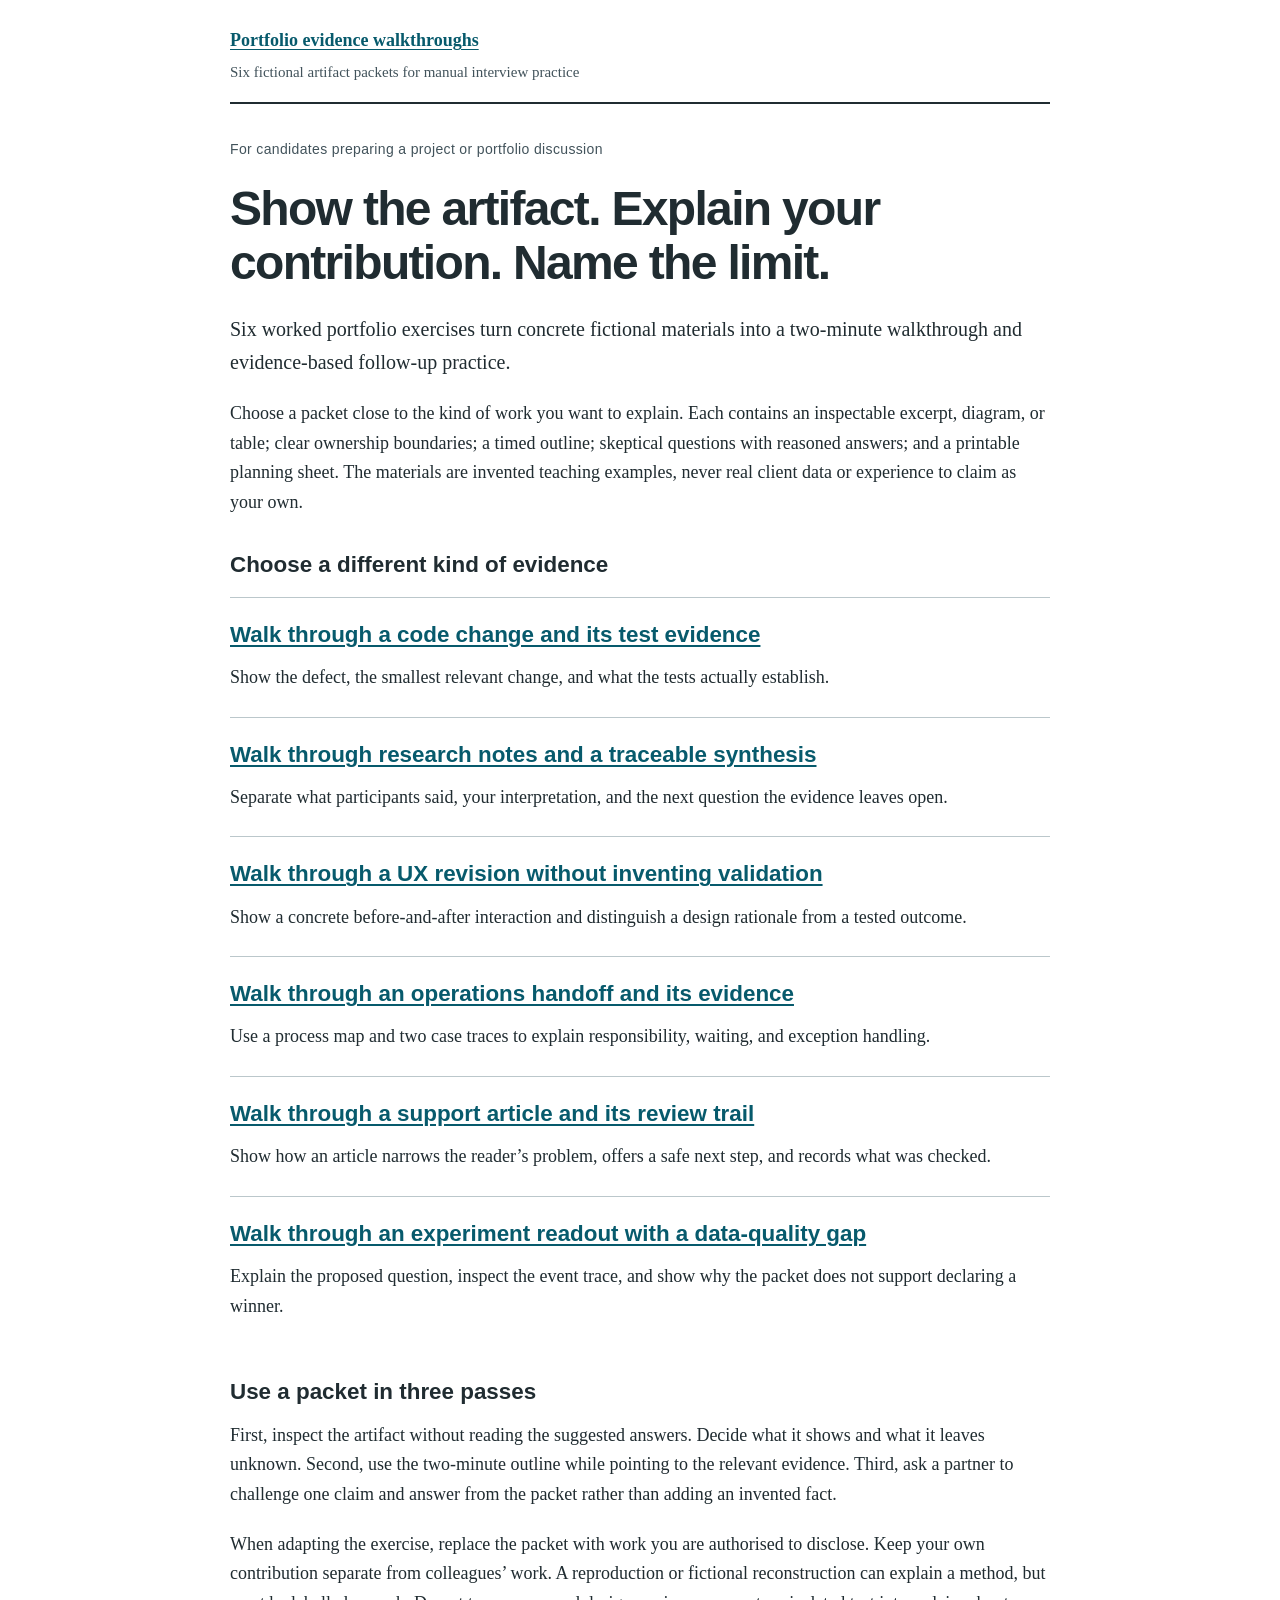
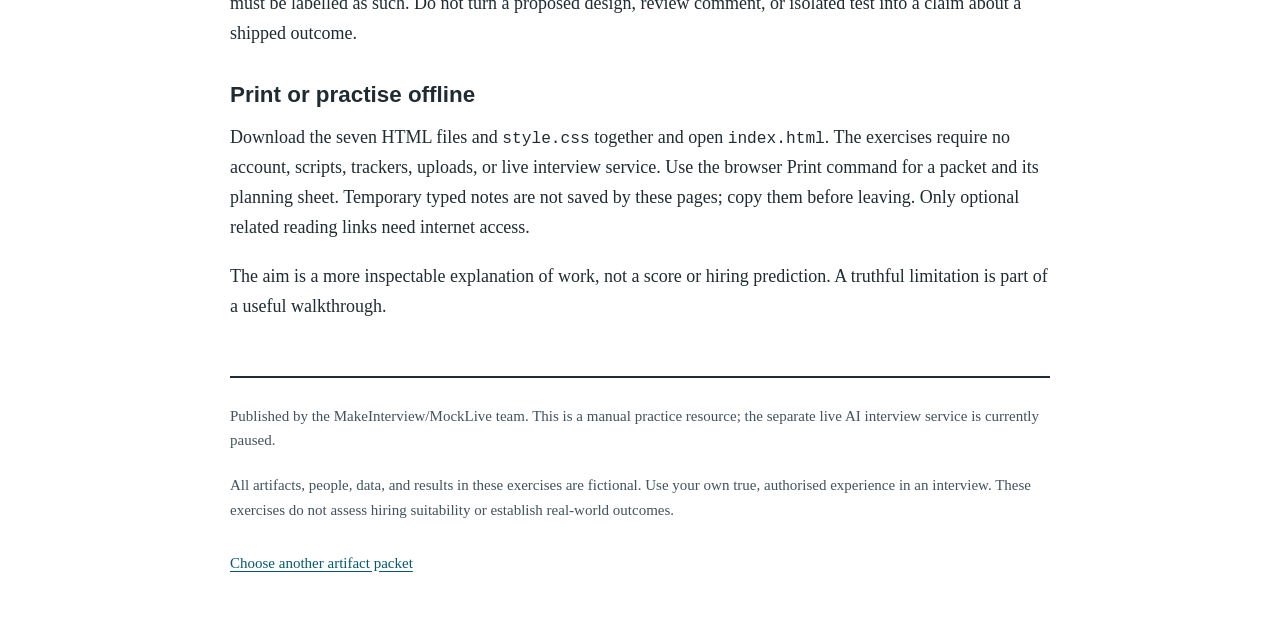
<file: index.html>
<!doctype html><html lang="en"><head><meta charset="utf-8"><meta name="viewport" content="width=device-width, initial-scale=1"><title>Portfolio evidence walkthroughs: six practice packets</title><meta name="description" content="Six fictional portfolio packets with inspectable artifacts, contribution boundaries, timed walkthroughs, skeptical follow-ups, and printable planning sheets."><link rel="canonical" href="https://szj2ys.github.io/portfolio-evidence-walkthroughs/"><meta property="og:title" content="Portfolio evidence walkthroughs: six practice packets"><meta property="og:description" content="Six fictional portfolio packets with inspectable artifacts, contribution boundaries, timed walkthroughs, skeptical follow-ups, and printable planning sheets."><meta property="og:type" content="article"><meta property="og:url" content="https://szj2ys.github.io/portfolio-evidence-walkthroughs/"><link rel="stylesheet" href="style.css"></head><body><a class="skip" href="#main">Skip to content</a><header><a href="index.html">Portfolio evidence walkthroughs</a><p>Six fictional artifact packets for manual interview practice</p></header><main id="main"><p class="eyebrow">For candidates preparing a project or portfolio discussion</p><h1>Show the artifact. Explain your contribution. Name the limit.</h1><p class="lede">Six worked portfolio exercises turn concrete fictional materials into a two-minute walkthrough and evidence-based follow-up practice.</p><p>Choose a packet close to the kind of work you want to explain. Each contains an inspectable excerpt, diagram, or table; clear ownership boundaries; a timed outline; skeptical questions with reasoned answers; and a printable planning sheet. The materials are invented teaching examples, never real client data or experience to claim as your own.</p><section><h2>Choose a different kind of evidence</h2><ol class="modules"><li><h2><a href="code-change-and-tests.html">Walk through a code change and its test evidence</a></h2><p>Show the defect, the smallest relevant change, and what the tests actually establish.</p></li><li><h2><a href="research-synthesis.html">Walk through research notes and a traceable synthesis</a></h2><p>Separate what participants said, your interpretation, and the next question the evidence leaves open.</p></li><li><h2><a href="ux-design-revision.html">Walk through a UX revision without inventing validation</a></h2><p>Show a concrete before-and-after interaction and distinguish a design rationale from a tested outcome.</p></li><li><h2><a href="operations-handoff-map.html">Walk through an operations handoff and its evidence</a></h2><p>Use a process map and two case traces to explain responsibility, waiting, and exception handling.</p></li><li><h2><a href="support-knowledge-article.html">Walk through a support article and its review trail</a></h2><p>Show how an article narrows the reader’s problem, offers a safe next step, and records what was checked.</p></li><li><h2><a href="experiment-readout.html">Walk through an experiment readout with a data-quality gap</a></h2><p>Explain the proposed question, inspect the event trace, and show why the packet does not support declaring a winner.</p></li></ol></section><section><h2>Use a packet in three passes</h2><p>First, inspect the artifact without reading the suggested answers. Decide what it shows and what it leaves unknown. Second, use the two-minute outline while pointing to the relevant evidence. Third, ask a partner to challenge one claim and answer from the packet rather than adding an invented fact.</p><p>When adapting the exercise, replace the packet with work you are authorised to disclose. Keep your own contribution separate from colleagues’ work. A reproduction or fictional reconstruction can explain a method, but must be labelled as such. Do not turn a proposed design, review comment, or isolated test into a claim about a shipped outcome.</p></section><section><h2>Print or practise offline</h2><p>Download the seven HTML files and <code>style.css</code> together and open <code>index.html</code>. The exercises require no account, scripts, trackers, uploads, or live interview service. Use the browser Print command for a packet and its planning sheet. Temporary typed notes are not saved by these pages; copy them before leaving. Only optional related reading links need internet access.</p><p>The aim is a more inspectable explanation of work, not a score or hiring prediction. A truthful limitation is part of a useful walkthrough.</p></section></main><footer><p>Published by the MakeInterview/MockLive team. This is a manual practice resource; the separate live AI interview service is currently paused.</p><p>All artifacts, people, data, and results in these exercises are fictional. Use your own true, authorised experience in an interview. These exercises do not assess hiring suitability or establish real-world outcomes.</p><a href="index.html">Choose another artifact packet</a></footer></body></html>
</file>
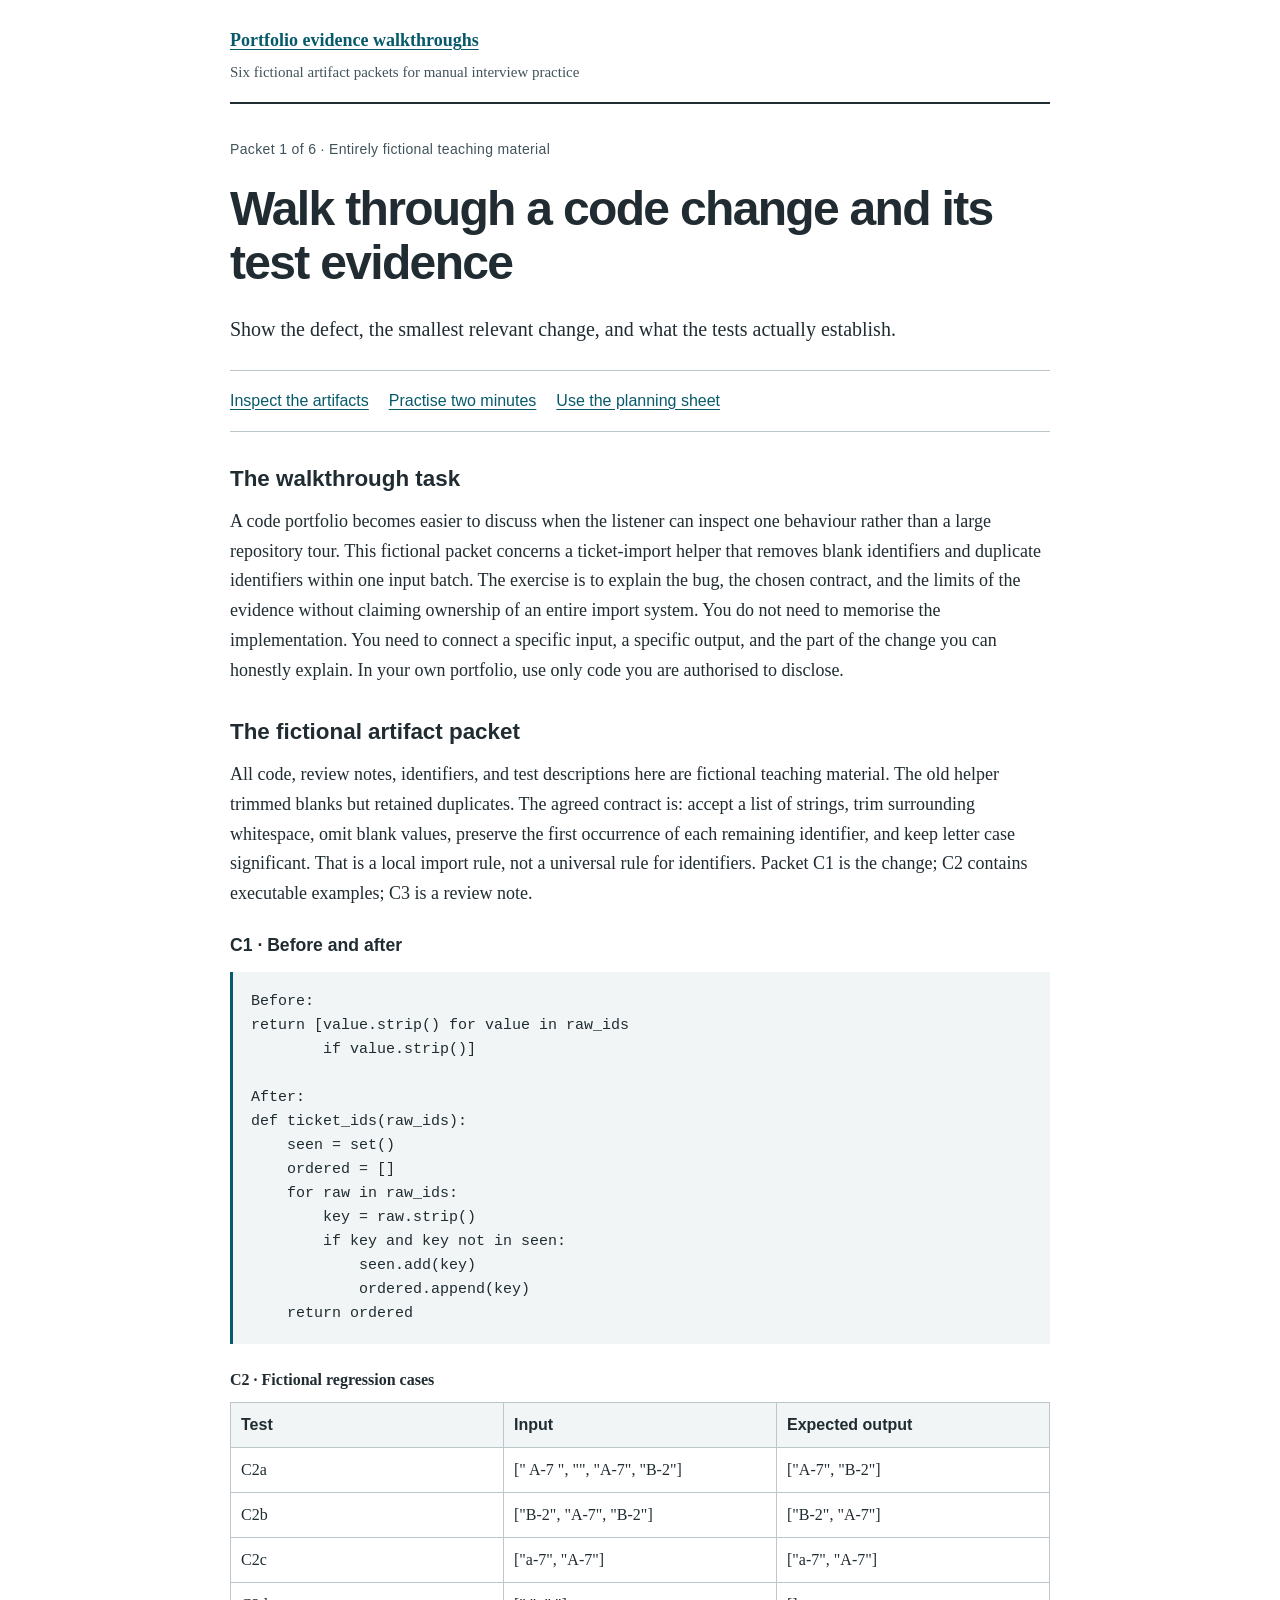
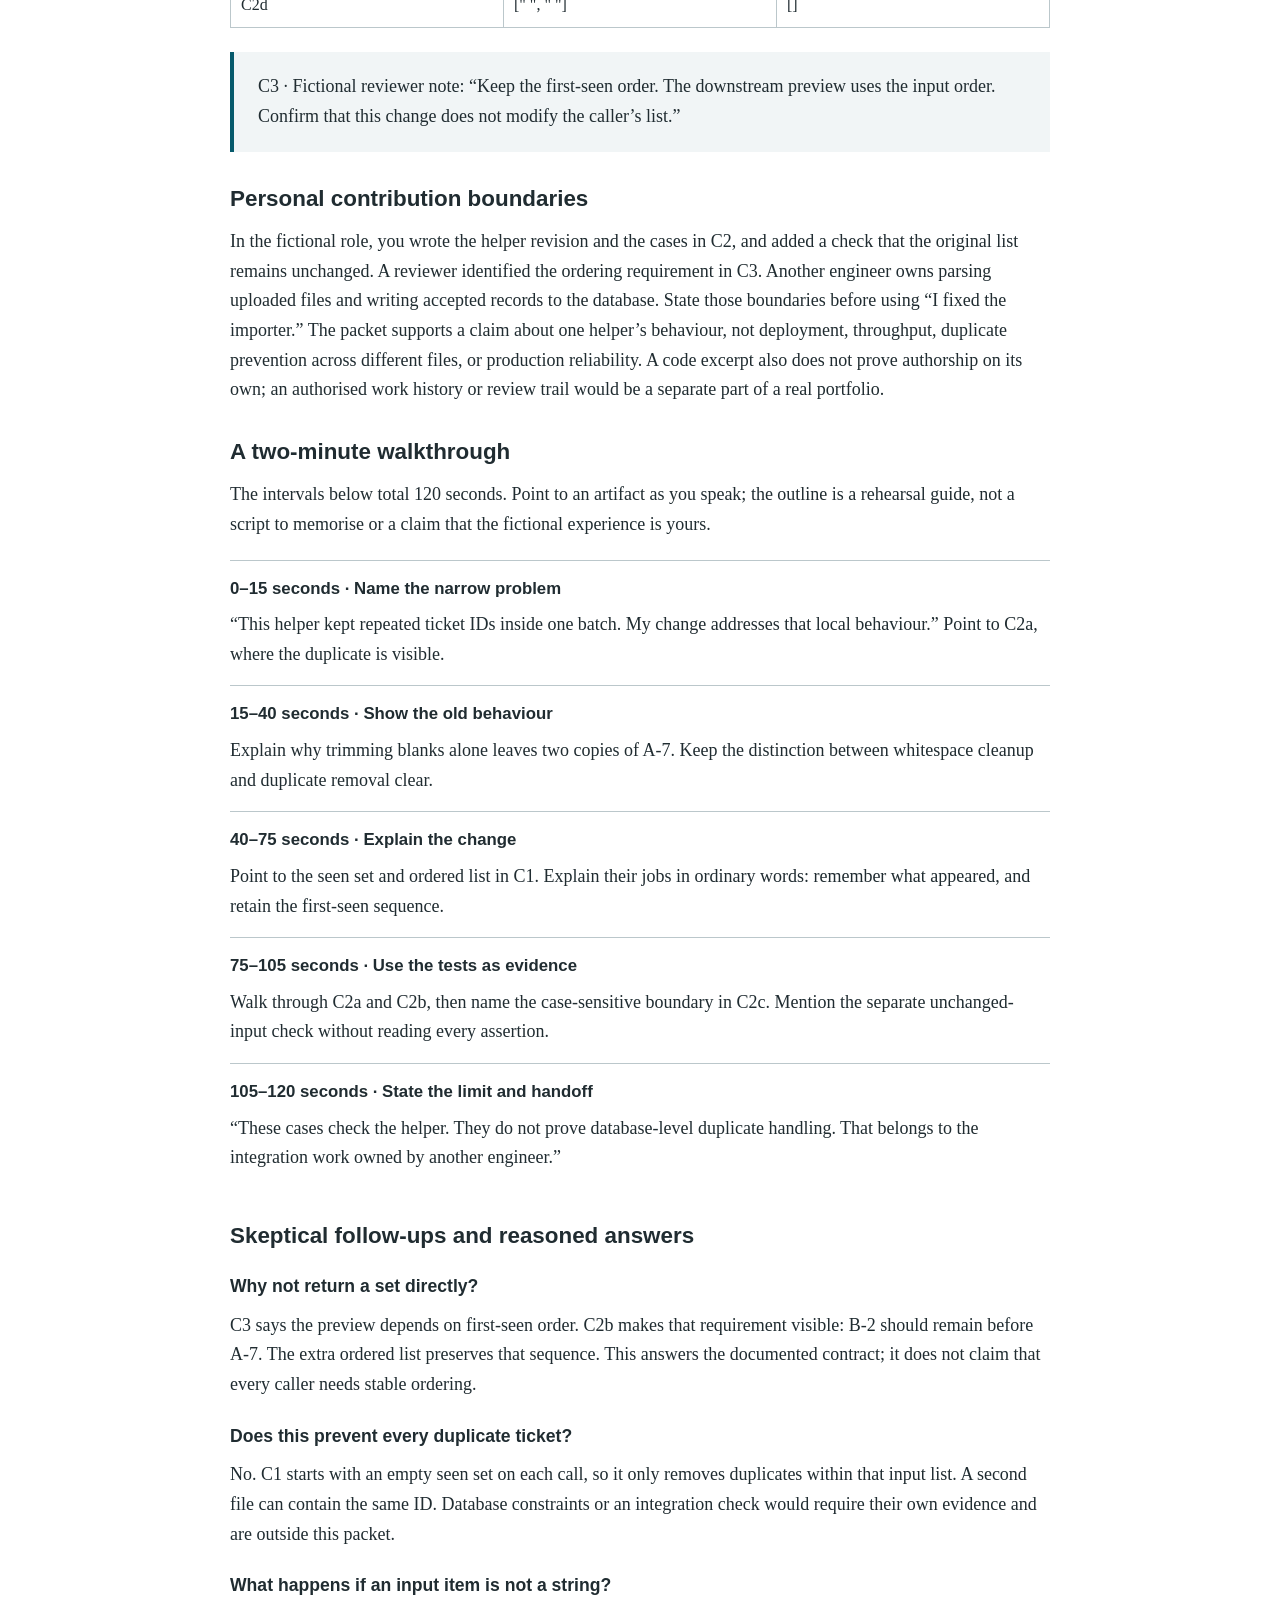
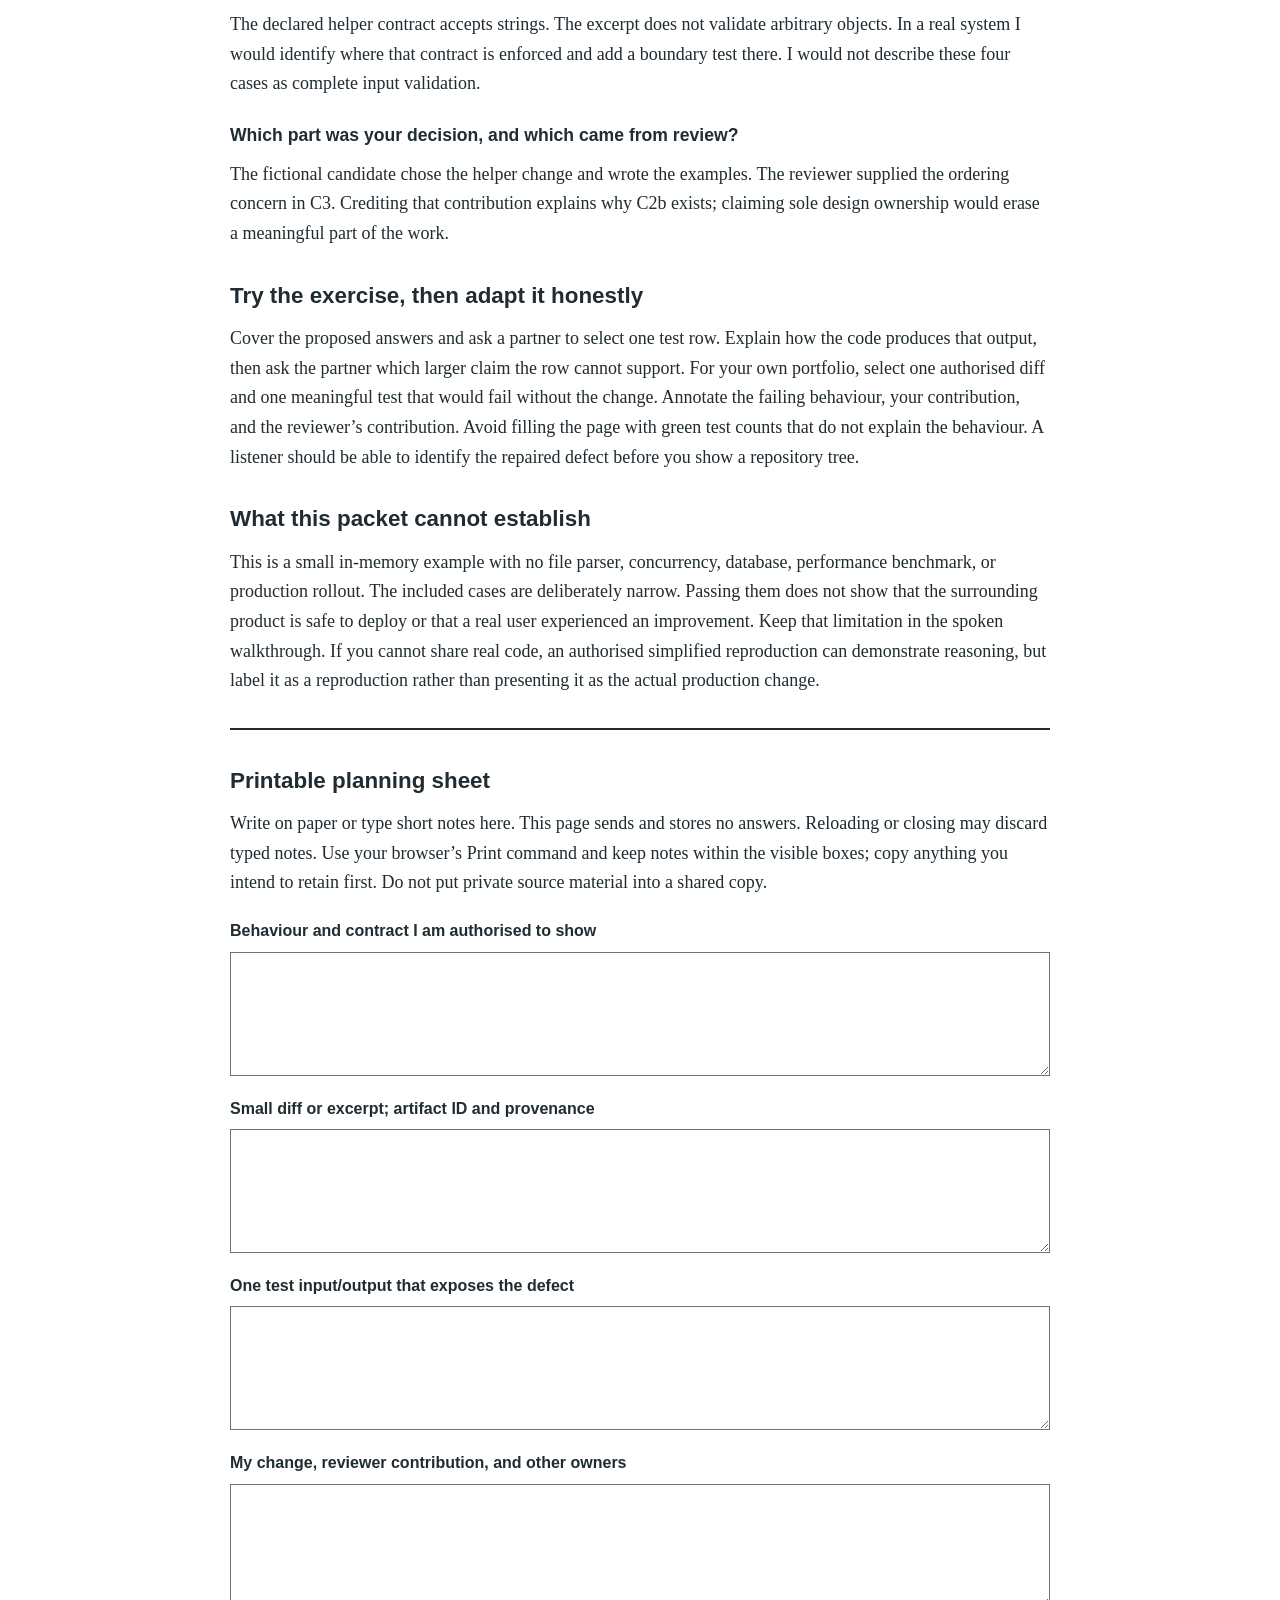
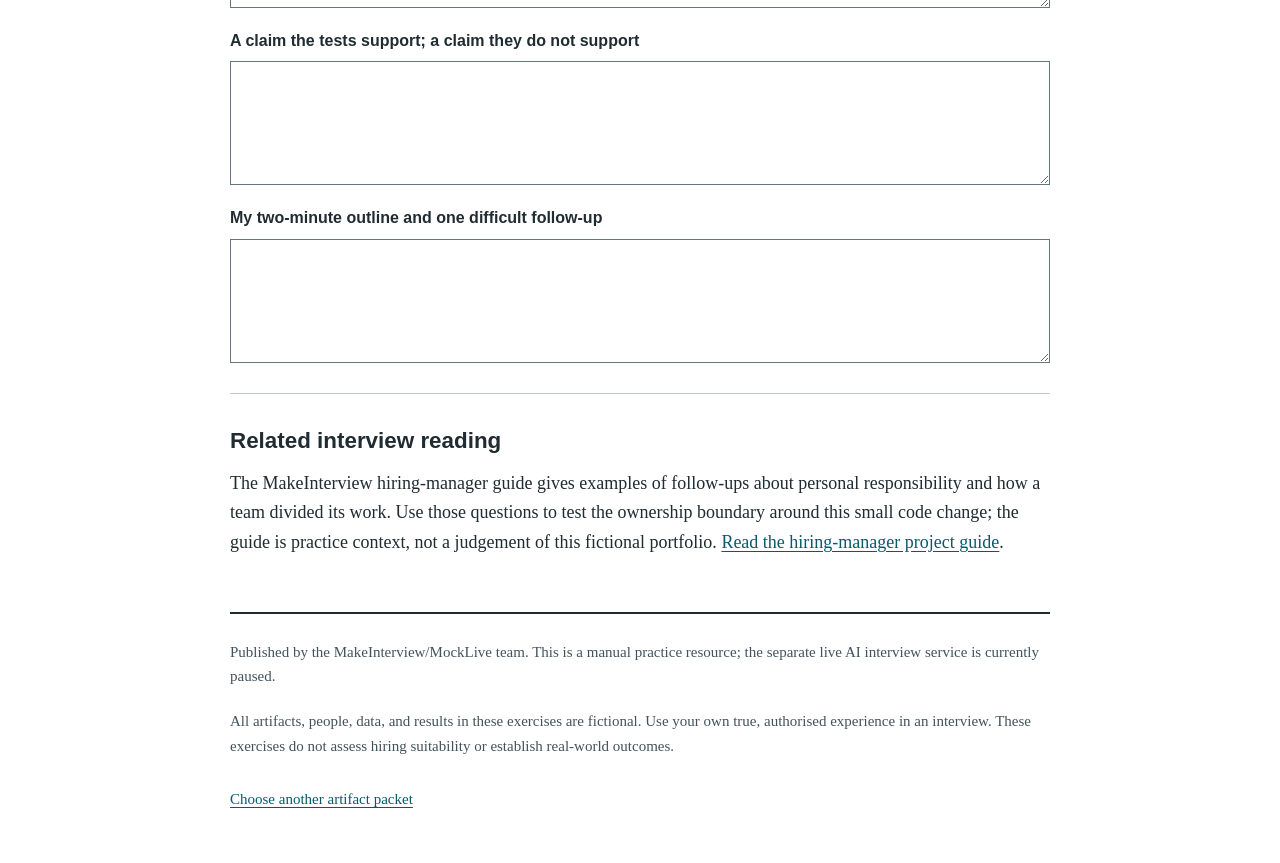
<file: code-change-and-tests.html>
<!doctype html><html lang="en"><head><meta charset="utf-8"><meta name="viewport" content="width=device-width, initial-scale=1"><title>Walk through a code change and its test evidence</title><meta name="description" content="Show the defect, the smallest relevant change, and what the tests actually establish."><link rel="canonical" href="https://szj2ys.github.io/portfolio-evidence-walkthroughs/code-change-and-tests.html"><meta property="og:title" content="Walk through a code change and its test evidence"><meta property="og:description" content="Show the defect, the smallest relevant change, and what the tests actually establish."><meta property="og:type" content="article"><meta property="og:url" content="https://szj2ys.github.io/portfolio-evidence-walkthroughs/code-change-and-tests.html"><link rel="stylesheet" href="style.css"></head><body><a class="skip" href="#main">Skip to content</a><header><a href="index.html">Portfolio evidence walkthroughs</a><p>Six fictional artifact packets for manual interview practice</p></header><main id="main"><p class="eyebrow">Packet 1 of 6 · Entirely fictional teaching material</p><h1>Walk through a code change and its test evidence</h1><p class="lede">Show the defect, the smallest relevant change, and what the tests actually establish.</p><nav aria-label="Exercise sections"><a href="#packet">Inspect the artifacts</a><a href="#outline">Practise two minutes</a><a href="#sheet">Use the planning sheet</a></nav><section><h2>The walkthrough task</h2><p>A code portfolio becomes easier to discuss when the listener can inspect one behaviour rather than a large repository tour. This fictional packet concerns a ticket-import helper that removes blank identifiers and duplicate identifiers within one input batch. The exercise is to explain the bug, the chosen contract, and the limits of the evidence without claiming ownership of an entire import system. You do not need to memorise the implementation. You need to connect a specific input, a specific output, and the part of the change you can honestly explain. In your own portfolio, use only code you are authorised to disclose.</p></section><section id="packet"><h2>The fictional artifact packet</h2><p>All code, review notes, identifiers, and test descriptions here are fictional teaching material. The old helper trimmed blanks but retained duplicates. The agreed contract is: accept a list of strings, trim surrounding whitespace, omit blank values, preserve the first occurrence of each remaining identifier, and keep letter case significant. That is a local import rule, not a universal rule for identifiers. Packet C1 is the change; C2 contains executable examples; C3 is a review note.</p><h3>C1 · Before and after</h3><pre><code>Before:
return [value.strip() for value in raw_ids
        if value.strip()]

After:
def ticket_ids(raw_ids):
    seen = set()
    ordered = []
    for raw in raw_ids:
        key = raw.strip()
        if key and key not in seen:
            seen.add(key)
            ordered.append(key)
    return ordered</code></pre><table><caption>C2 · Fictional regression cases</caption><thead><tr><th scope="col">Test</th><th scope="col">Input</th><th scope="col">Expected output</th></tr></thead><tbody><tr><td>C2a</td><td>[&quot; A-7 &quot;, &quot;&quot;, &quot;A-7&quot;, &quot;B-2&quot;]</td><td>[&quot;A-7&quot;, &quot;B-2&quot;]</td></tr><tr><td>C2b</td><td>[&quot;B-2&quot;, &quot;A-7&quot;, &quot;B-2&quot;]</td><td>[&quot;B-2&quot;, &quot;A-7&quot;]</td></tr><tr><td>C2c</td><td>[&quot;a-7&quot;, &quot;A-7&quot;]</td><td>[&quot;a-7&quot;, &quot;A-7&quot;]</td></tr><tr><td>C2d</td><td>[&quot; &quot;, &quot;	&quot;]</td><td>[]</td></tr></tbody></table><blockquote><p>C3 · Fictional reviewer note: “Keep the first-seen order. The downstream preview uses the input order. Confirm that this change does not modify the caller’s list.”</p></blockquote></section><section><h2>Personal contribution boundaries</h2><p>In the fictional role, you wrote the helper revision and the cases in C2, and added a check that the original list remains unchanged. A reviewer identified the ordering requirement in C3. Another engineer owns parsing uploaded files and writing accepted records to the database. State those boundaries before using “I fixed the importer.” The packet supports a claim about one helper’s behaviour, not deployment, throughput, duplicate prevention across different files, or production reliability. A code excerpt also does not prove authorship on its own; an authorised work history or review trail would be a separate part of a real portfolio.</p></section><section id="outline"><h2>A two-minute walkthrough</h2><p>The intervals below total 120 seconds. Point to an artifact as you speak; the outline is a rehearsal guide, not a script to memorise or a claim that the fictional experience is yours.</p><ol class="outline" data-total="120"><li data-start="0" data-end="15"><h3>0–15 seconds · Name the narrow problem</h3><p>“This helper kept repeated ticket IDs inside one batch. My change addresses that local behaviour.” Point to C2a, where the duplicate is visible.</p></li><li data-start="15" data-end="40"><h3>15–40 seconds · Show the old behaviour</h3><p>Explain why trimming blanks alone leaves two copies of A-7. Keep the distinction between whitespace cleanup and duplicate removal clear.</p></li><li data-start="40" data-end="75"><h3>40–75 seconds · Explain the change</h3><p>Point to the seen set and ordered list in C1. Explain their jobs in ordinary words: remember what appeared, and retain the first-seen sequence.</p></li><li data-start="75" data-end="105"><h3>75–105 seconds · Use the tests as evidence</h3><p>Walk through C2a and C2b, then name the case-sensitive boundary in C2c. Mention the separate unchanged-input check without reading every assertion.</p></li><li data-start="105" data-end="120"><h3>105–120 seconds · State the limit and handoff</h3><p>“These cases check the helper. They do not prove database-level duplicate handling. That belongs to the integration work owned by another engineer.”</p></li></ol></section><section><h2>Skeptical follow-ups and reasoned answers</h2><h3>Why not return a set directly?</h3><p>C3 says the preview depends on first-seen order. C2b makes that requirement visible: B-2 should remain before A-7. The extra ordered list preserves that sequence. This answers the documented contract; it does not claim that every caller needs stable ordering.</p><h3>Does this prevent every duplicate ticket?</h3><p>No. C1 starts with an empty seen set on each call, so it only removes duplicates within that input list. A second file can contain the same ID. Database constraints or an integration check would require their own evidence and are outside this packet.</p><h3>What happens if an input item is not a string?</h3><p>The declared helper contract accepts strings. The excerpt does not validate arbitrary objects. In a real system I would identify where that contract is enforced and add a boundary test there. I would not describe these four cases as complete input validation.</p><h3>Which part was your decision, and which came from review?</h3><p>The fictional candidate chose the helper change and wrote the examples. The reviewer supplied the ordering concern in C3. Crediting that contribution explains why C2b exists; claiming sole design ownership would erase a meaningful part of the work.</p></section><section><h2>Try the exercise, then adapt it honestly</h2><p>Cover the proposed answers and ask a partner to select one test row. Explain how the code produces that output, then ask the partner which larger claim the row cannot support. For your own portfolio, select one authorised diff and one meaningful test that would fail without the change. Annotate the failing behaviour, your contribution, and the reviewer’s contribution. Avoid filling the page with green test counts that do not explain the behaviour. A listener should be able to identify the repaired defect before you show a repository tree.</p></section><section><h2>What this packet cannot establish</h2><p>This is a small in-memory example with no file parser, concurrency, database, performance benchmark, or production rollout. The included cases are deliberately narrow. Passing them does not show that the surrounding product is safe to deploy or that a real user experienced an improvement. Keep that limitation in the spoken walkthrough. If you cannot share real code, an authorised simplified reproduction can demonstrate reasoning, but label it as a reproduction rather than presenting it as the actual production change.</p></section><section id="sheet" class="worksheet"><h2>Printable planning sheet</h2><p>Write on paper or type short notes here. This page sends and stores no answers. Reloading or closing may discard typed notes. Use your browser’s Print command and keep notes within the visible boxes; copy anything you intend to retain first. Do not put private source material into a shared copy.</p><label for="field-1">Behaviour and contract I am authorised to show<textarea id="field-1" rows="4" autocomplete="off" spellcheck="true"></textarea></label><label for="field-2">Small diff or excerpt; artifact ID and provenance<textarea id="field-2" rows="4" autocomplete="off" spellcheck="true"></textarea></label><label for="field-3">One test input/output that exposes the defect<textarea id="field-3" rows="4" autocomplete="off" spellcheck="true"></textarea></label><label for="field-4">My change, reviewer contribution, and other owners<textarea id="field-4" rows="4" autocomplete="off" spellcheck="true"></textarea></label><label for="field-5">A claim the tests support; a claim they do not support<textarea id="field-5" rows="4" autocomplete="off" spellcheck="true"></textarea></label><label for="field-6">My two-minute outline and one difficult follow-up<textarea id="field-6" rows="4" autocomplete="off" spellcheck="true"></textarea></label></section><aside><h2>Related interview reading</h2><p>The MakeInterview hiring-manager guide gives examples of follow-ups about personal responsibility and how a team divided its work. Use those questions to test the ownership boundary around this small code change; the guide is practice context, not a judgement of this fictional portfolio. <a href="https://makeinterview.com/en/mock-interview/hiring-manager">Read the hiring-manager project guide</a>.</p></aside></main><footer><p>Published by the MakeInterview/MockLive team. This is a manual practice resource; the separate live AI interview service is currently paused.</p><p>All artifacts, people, data, and results in these exercises are fictional. Use your own true, authorised experience in an interview. These exercises do not assess hiring suitability or establish real-world outcomes.</p><a href="index.html">Choose another artifact packet</a></footer></body></html>
</file>
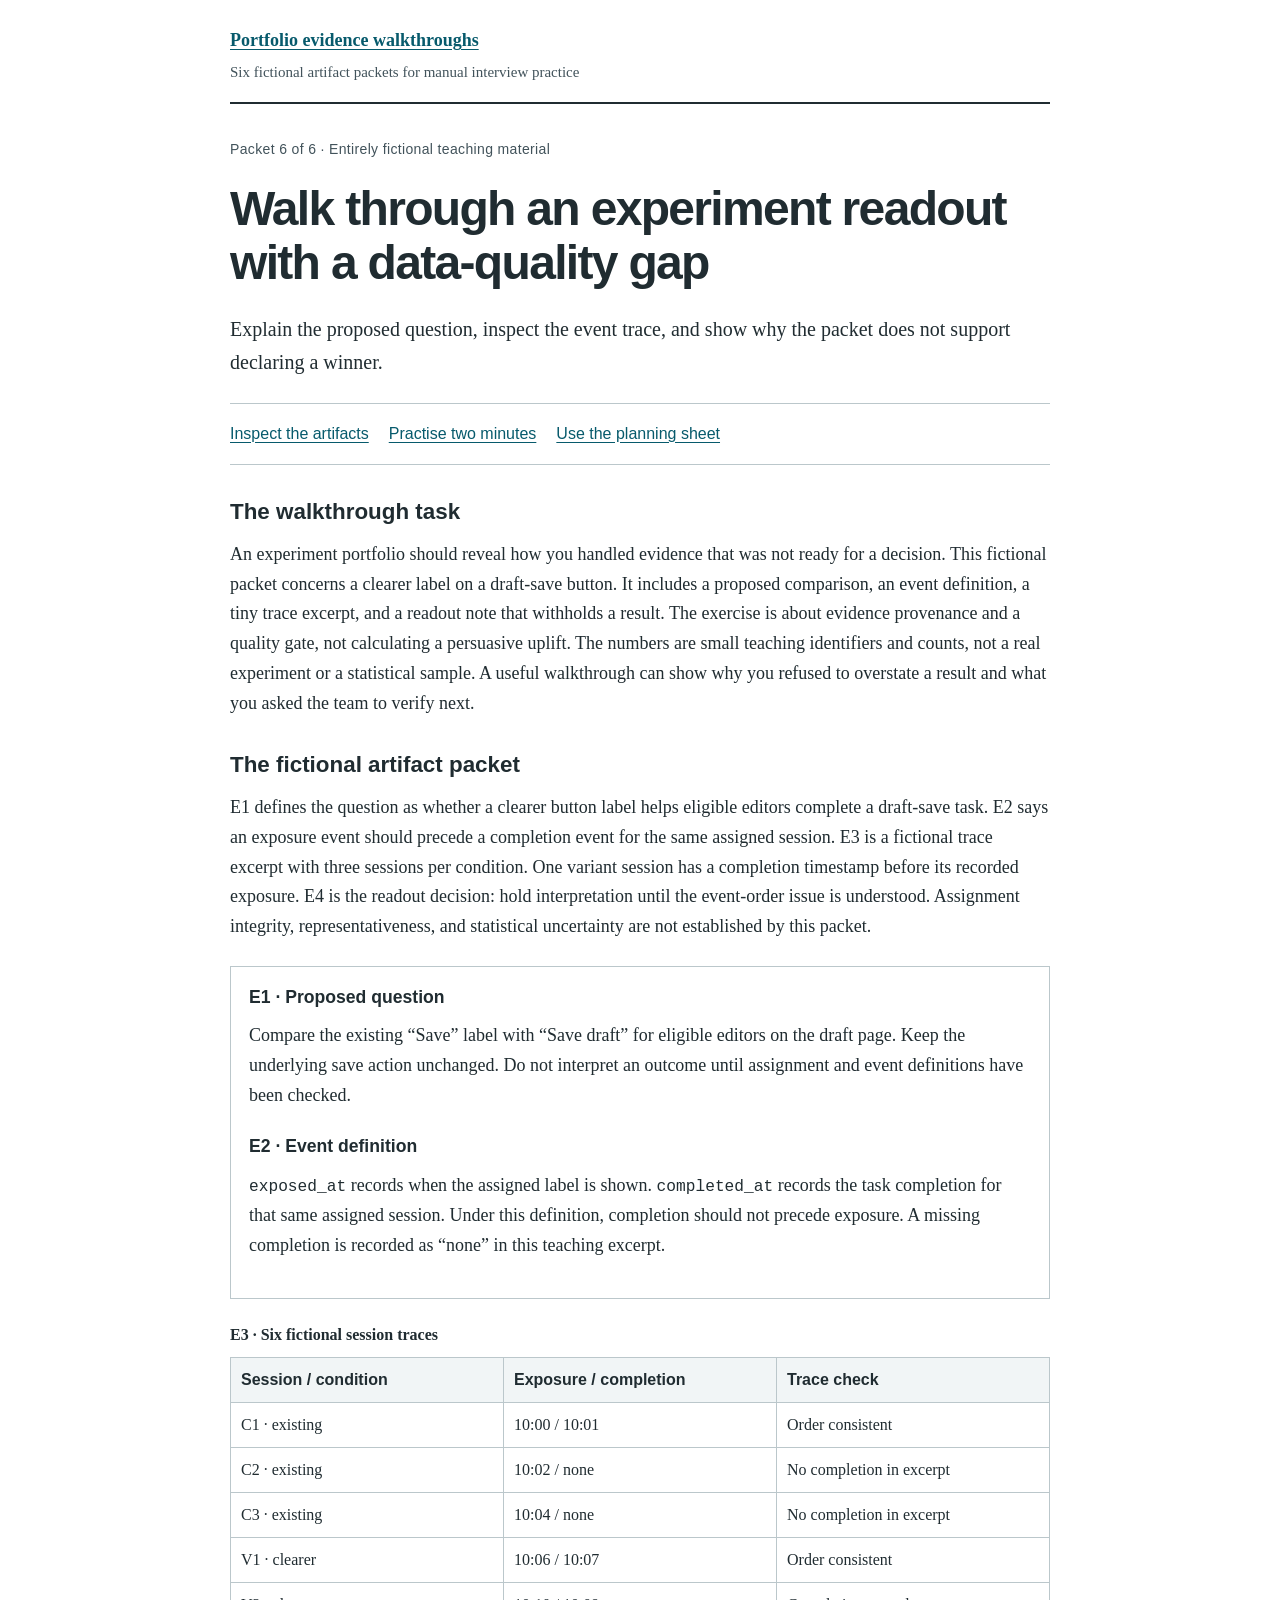
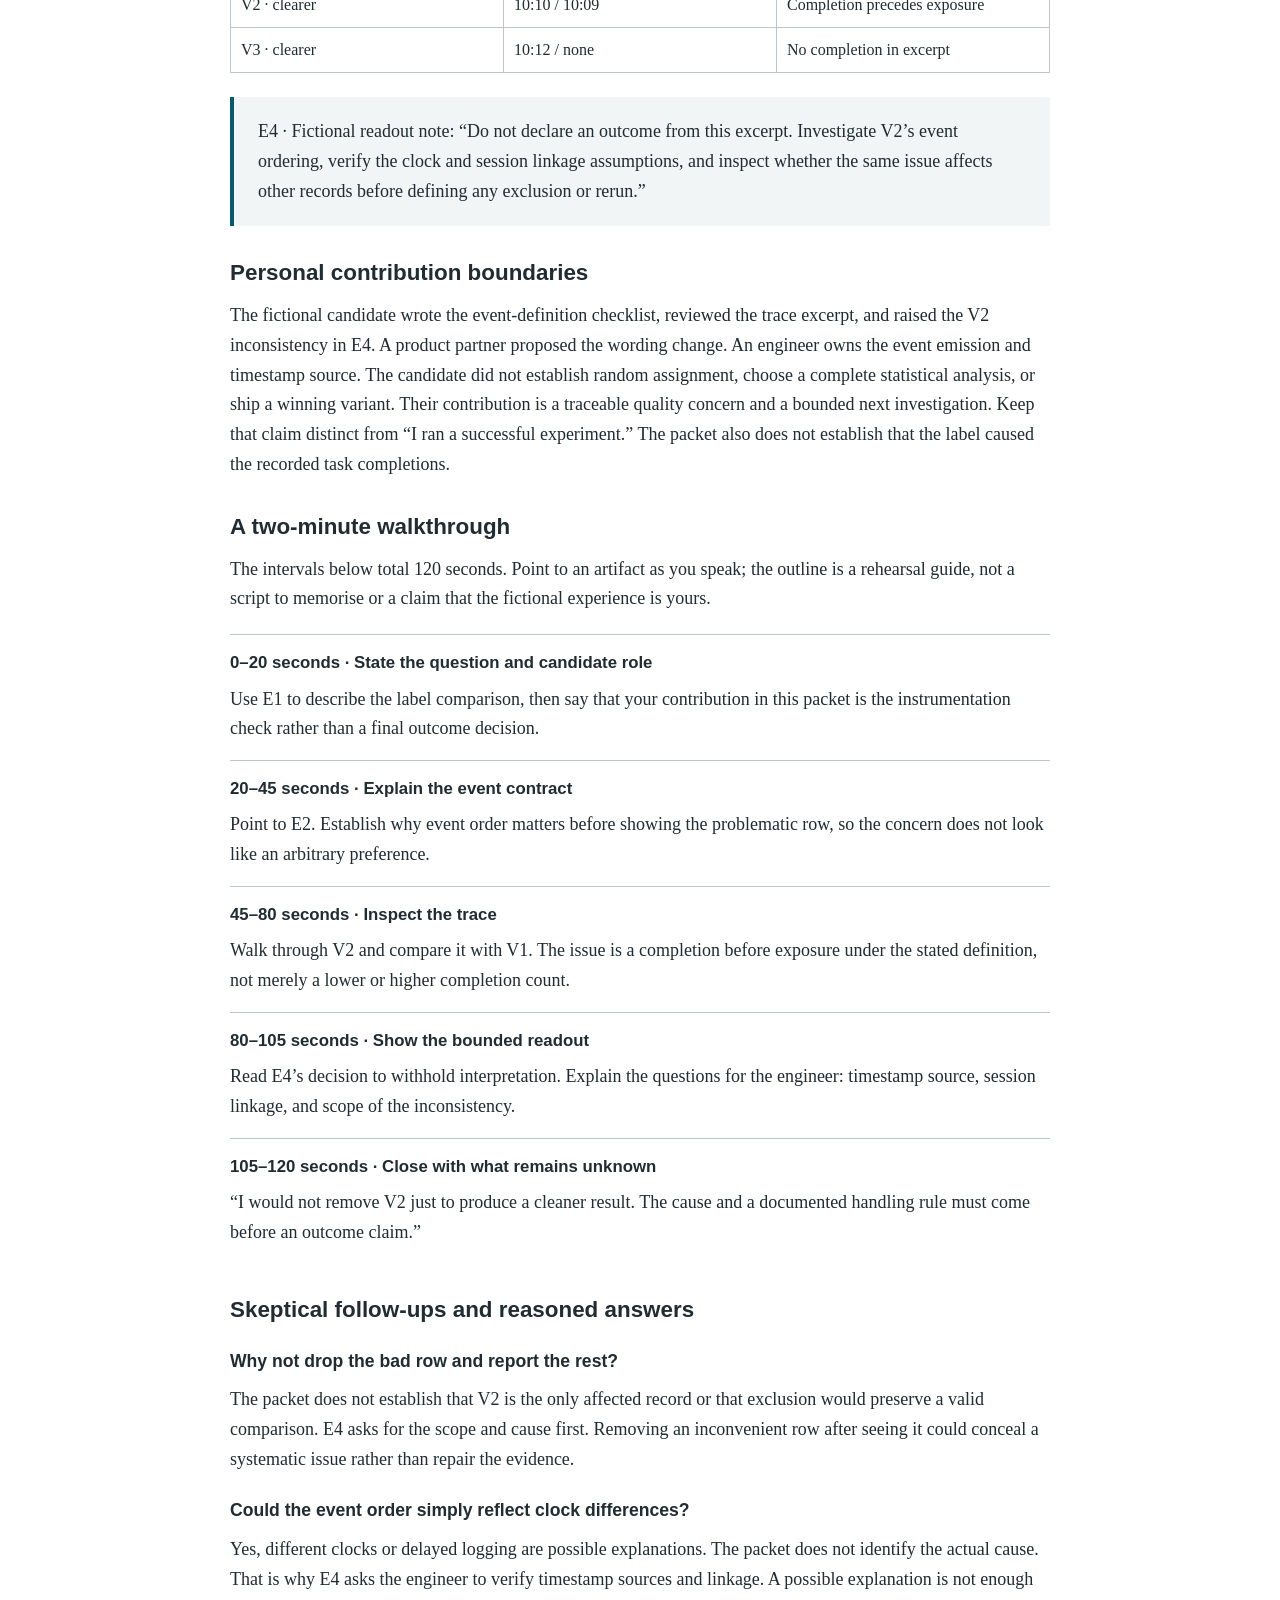
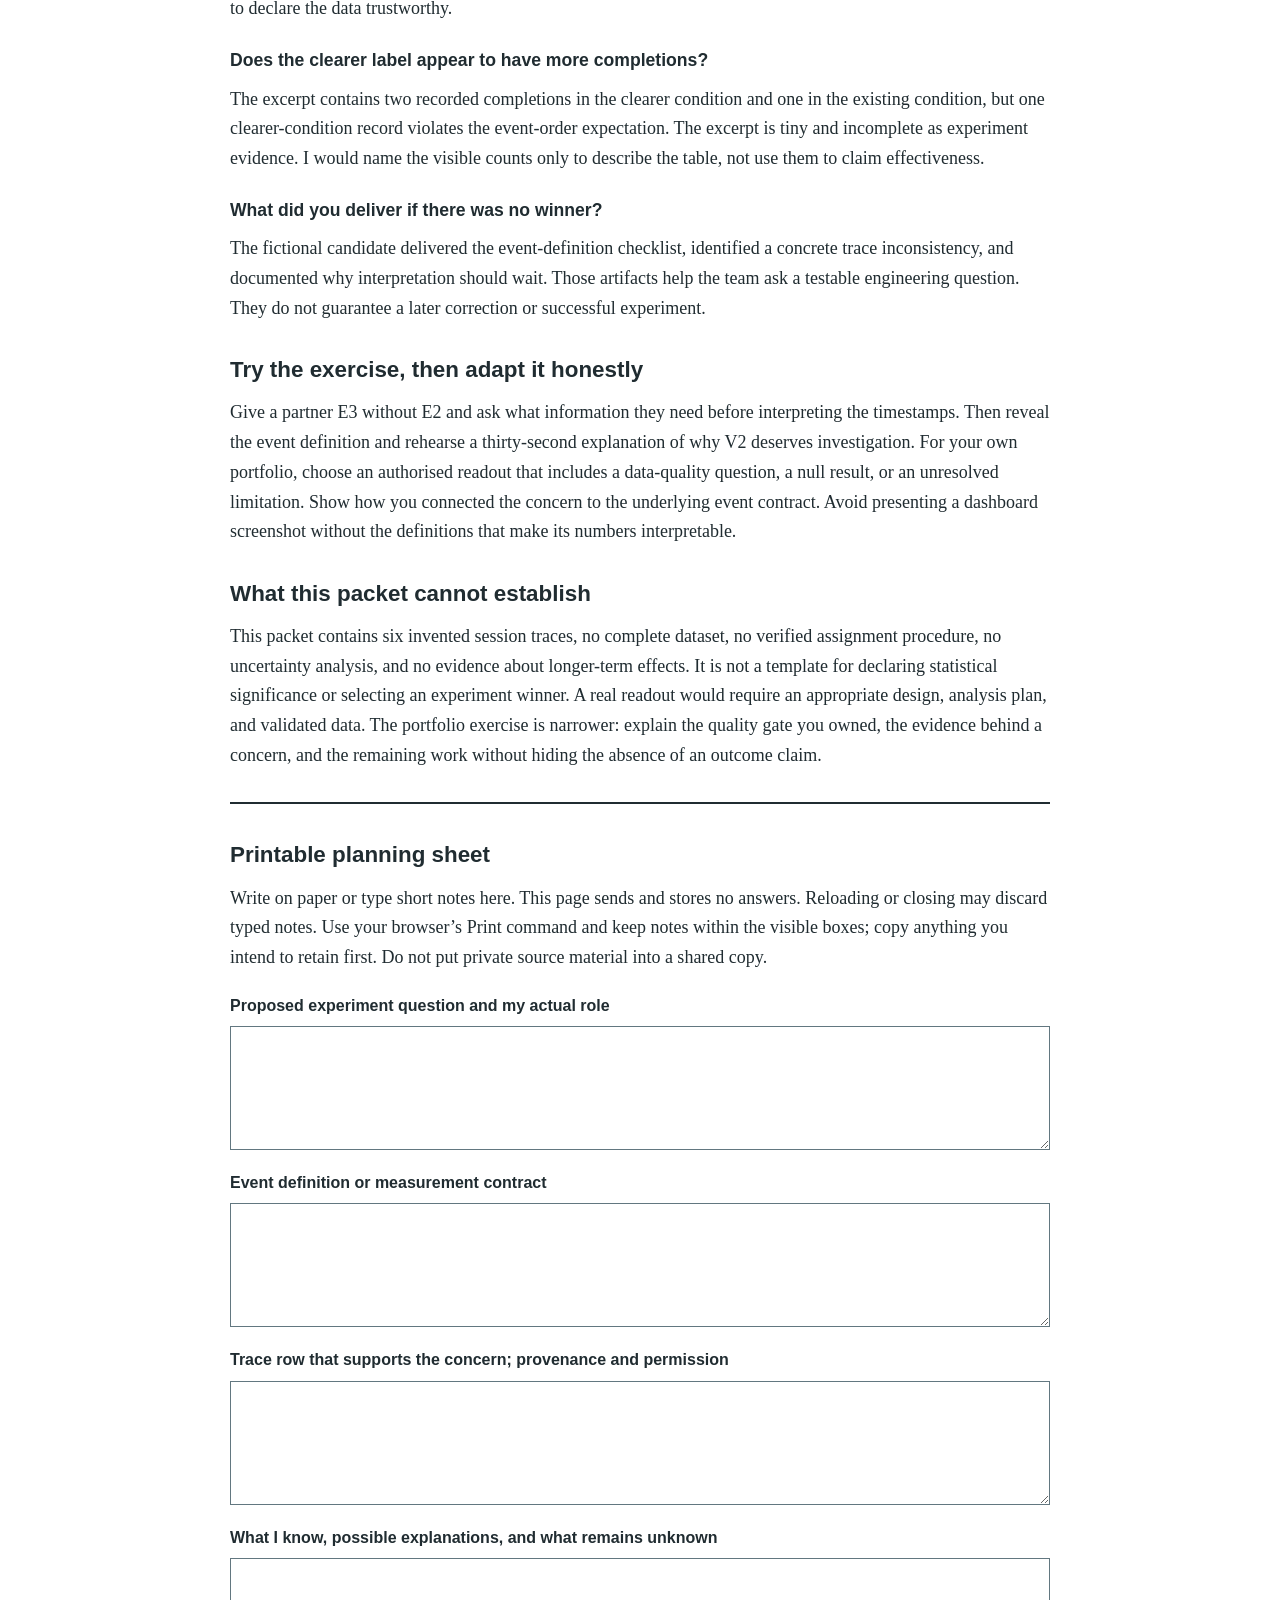
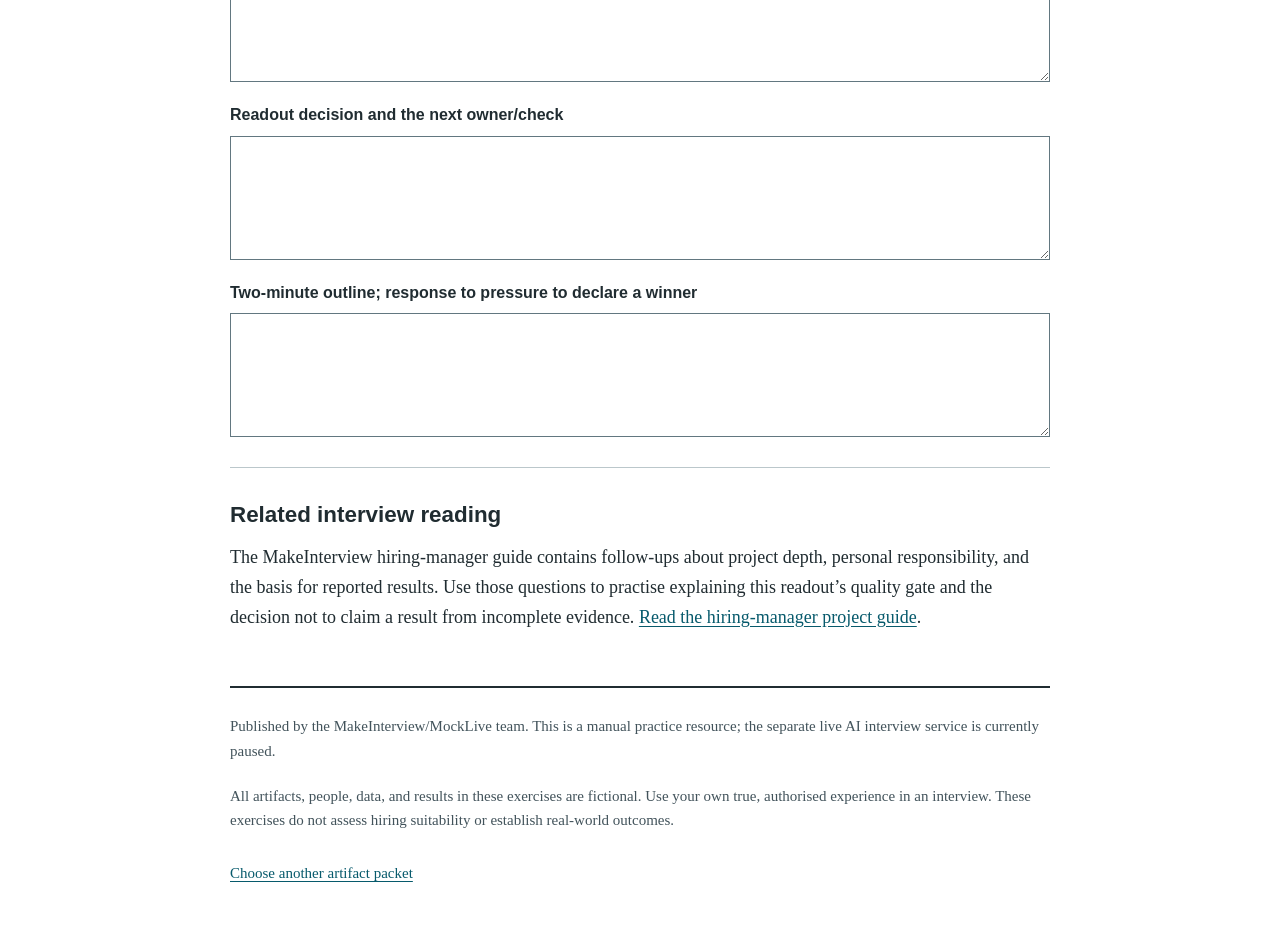
<file: experiment-readout.html>
<!doctype html><html lang="en"><head><meta charset="utf-8"><meta name="viewport" content="width=device-width, initial-scale=1"><title>Walk through an experiment readout with a data-quality gap</title><meta name="description" content="Explain the proposed question, inspect the event trace, and show why the packet does not support declaring a winner."><link rel="canonical" href="https://szj2ys.github.io/portfolio-evidence-walkthroughs/experiment-readout.html"><meta property="og:title" content="Walk through an experiment readout with a data-quality gap"><meta property="og:description" content="Explain the proposed question, inspect the event trace, and show why the packet does not support declaring a winner."><meta property="og:type" content="article"><meta property="og:url" content="https://szj2ys.github.io/portfolio-evidence-walkthroughs/experiment-readout.html"><link rel="stylesheet" href="style.css"></head><body><a class="skip" href="#main">Skip to content</a><header><a href="index.html">Portfolio evidence walkthroughs</a><p>Six fictional artifact packets for manual interview practice</p></header><main id="main"><p class="eyebrow">Packet 6 of 6 · Entirely fictional teaching material</p><h1>Walk through an experiment readout with a data-quality gap</h1><p class="lede">Explain the proposed question, inspect the event trace, and show why the packet does not support declaring a winner.</p><nav aria-label="Exercise sections"><a href="#packet">Inspect the artifacts</a><a href="#outline">Practise two minutes</a><a href="#sheet">Use the planning sheet</a></nav><section><h2>The walkthrough task</h2><p>An experiment portfolio should reveal how you handled evidence that was not ready for a decision. This fictional packet concerns a clearer label on a draft-save button. It includes a proposed comparison, an event definition, a tiny trace excerpt, and a readout note that withholds a result. The exercise is about evidence provenance and a quality gate, not calculating a persuasive uplift. The numbers are small teaching identifiers and counts, not a real experiment or a statistical sample. A useful walkthrough can show why you refused to overstate a result and what you asked the team to verify next.</p></section><section id="packet"><h2>The fictional artifact packet</h2><p>E1 defines the question as whether a clearer button label helps eligible editors complete a draft-save task. E2 says an exposure event should precede a completion event for the same assigned session. E3 is a fictional trace excerpt with three sessions per condition. One variant session has a completion timestamp before its recorded exposure. E4 is the readout decision: hold interpretation until the event-order issue is understood. Assignment integrity, representativeness, and statistical uncertainty are not established by this packet.</p><div class="artifact"><h3>E1 · Proposed question</h3><p>Compare the existing “Save” label with “Save draft” for eligible editors on the draft page. Keep the underlying save action unchanged. Do not interpret an outcome until assignment and event definitions have been checked.</p><h3>E2 · Event definition</h3><p><code>exposed_at</code> records when the assigned label is shown. <code>completed_at</code> records the task completion for that same assigned session. Under this definition, completion should not precede exposure. A missing completion is recorded as “none” in this teaching excerpt.</p></div><table><caption>E3 · Six fictional session traces</caption><thead><tr><th scope="col">Session / condition</th><th scope="col">Exposure / completion</th><th scope="col">Trace check</th></tr></thead><tbody><tr><td>C1 · existing</td><td>10:00 / 10:01</td><td>Order consistent</td></tr><tr><td>C2 · existing</td><td>10:02 / none</td><td>No completion in excerpt</td></tr><tr><td>C3 · existing</td><td>10:04 / none</td><td>No completion in excerpt</td></tr><tr><td>V1 · clearer</td><td>10:06 / 10:07</td><td>Order consistent</td></tr><tr><td>V2 · clearer</td><td>10:10 / 10:09</td><td>Completion precedes exposure</td></tr><tr><td>V3 · clearer</td><td>10:12 / none</td><td>No completion in excerpt</td></tr></tbody></table><blockquote><p>E4 · Fictional readout note: “Do not declare an outcome from this excerpt. Investigate V2’s event ordering, verify the clock and session linkage assumptions, and inspect whether the same issue affects other records before defining any exclusion or rerun.”</p></blockquote></section><section><h2>Personal contribution boundaries</h2><p>The fictional candidate wrote the event-definition checklist, reviewed the trace excerpt, and raised the V2 inconsistency in E4. A product partner proposed the wording change. An engineer owns the event emission and timestamp source. The candidate did not establish random assignment, choose a complete statistical analysis, or ship a winning variant. Their contribution is a traceable quality concern and a bounded next investigation. Keep that claim distinct from “I ran a successful experiment.” The packet also does not establish that the label caused the recorded task completions.</p></section><section id="outline"><h2>A two-minute walkthrough</h2><p>The intervals below total 120 seconds. Point to an artifact as you speak; the outline is a rehearsal guide, not a script to memorise or a claim that the fictional experience is yours.</p><ol class="outline" data-total="120"><li data-start="0" data-end="20"><h3>0–20 seconds · State the question and candidate role</h3><p>Use E1 to describe the label comparison, then say that your contribution in this packet is the instrumentation check rather than a final outcome decision.</p></li><li data-start="20" data-end="45"><h3>20–45 seconds · Explain the event contract</h3><p>Point to E2. Establish why event order matters before showing the problematic row, so the concern does not look like an arbitrary preference.</p></li><li data-start="45" data-end="80"><h3>45–80 seconds · Inspect the trace</h3><p>Walk through V2 and compare it with V1. The issue is a completion before exposure under the stated definition, not merely a lower or higher completion count.</p></li><li data-start="80" data-end="105"><h3>80–105 seconds · Show the bounded readout</h3><p>Read E4’s decision to withhold interpretation. Explain the questions for the engineer: timestamp source, session linkage, and scope of the inconsistency.</p></li><li data-start="105" data-end="120"><h3>105–120 seconds · Close with what remains unknown</h3><p>“I would not remove V2 just to produce a cleaner result. The cause and a documented handling rule must come before an outcome claim.”</p></li></ol></section><section><h2>Skeptical follow-ups and reasoned answers</h2><h3>Why not drop the bad row and report the rest?</h3><p>The packet does not establish that V2 is the only affected record or that exclusion would preserve a valid comparison. E4 asks for the scope and cause first. Removing an inconvenient row after seeing it could conceal a systematic issue rather than repair the evidence.</p><h3>Could the event order simply reflect clock differences?</h3><p>Yes, different clocks or delayed logging are possible explanations. The packet does not identify the actual cause. That is why E4 asks the engineer to verify timestamp sources and linkage. A possible explanation is not enough to declare the data trustworthy.</p><h3>Does the clearer label appear to have more completions?</h3><p>The excerpt contains two recorded completions in the clearer condition and one in the existing condition, but one clearer-condition record violates the event-order expectation. The excerpt is tiny and incomplete as experiment evidence. I would name the visible counts only to describe the table, not use them to claim effectiveness.</p><h3>What did you deliver if there was no winner?</h3><p>The fictional candidate delivered the event-definition checklist, identified a concrete trace inconsistency, and documented why interpretation should wait. Those artifacts help the team ask a testable engineering question. They do not guarantee a later correction or successful experiment.</p></section><section><h2>Try the exercise, then adapt it honestly</h2><p>Give a partner E3 without E2 and ask what information they need before interpreting the timestamps. Then reveal the event definition and rehearse a thirty-second explanation of why V2 deserves investigation. For your own portfolio, choose an authorised readout that includes a data-quality question, a null result, or an unresolved limitation. Show how you connected the concern to the underlying event contract. Avoid presenting a dashboard screenshot without the definitions that make its numbers interpretable.</p></section><section><h2>What this packet cannot establish</h2><p>This packet contains six invented session traces, no complete dataset, no verified assignment procedure, no uncertainty analysis, and no evidence about longer-term effects. It is not a template for declaring statistical significance or selecting an experiment winner. A real readout would require an appropriate design, analysis plan, and validated data. The portfolio exercise is narrower: explain the quality gate you owned, the evidence behind a concern, and the remaining work without hiding the absence of an outcome claim.</p></section><section id="sheet" class="worksheet"><h2>Printable planning sheet</h2><p>Write on paper or type short notes here. This page sends and stores no answers. Reloading or closing may discard typed notes. Use your browser’s Print command and keep notes within the visible boxes; copy anything you intend to retain first. Do not put private source material into a shared copy.</p><label for="field-1">Proposed experiment question and my actual role<textarea id="field-1" rows="4" autocomplete="off" spellcheck="true"></textarea></label><label for="field-2">Event definition or measurement contract<textarea id="field-2" rows="4" autocomplete="off" spellcheck="true"></textarea></label><label for="field-3">Trace row that supports the concern; provenance and permission<textarea id="field-3" rows="4" autocomplete="off" spellcheck="true"></textarea></label><label for="field-4">What I know, possible explanations, and what remains unknown<textarea id="field-4" rows="4" autocomplete="off" spellcheck="true"></textarea></label><label for="field-5">Readout decision and the next owner/check<textarea id="field-5" rows="4" autocomplete="off" spellcheck="true"></textarea></label><label for="field-6">Two-minute outline; response to pressure to declare a winner<textarea id="field-6" rows="4" autocomplete="off" spellcheck="true"></textarea></label></section><aside><h2>Related interview reading</h2><p>The MakeInterview hiring-manager guide contains follow-ups about project depth, personal responsibility, and the basis for reported results. Use those questions to practise explaining this readout’s quality gate and the decision not to claim a result from incomplete evidence. <a href="https://makeinterview.com/en/mock-interview/hiring-manager">Read the hiring-manager project guide</a>.</p></aside></main><footer><p>Published by the MakeInterview/MockLive team. This is a manual practice resource; the separate live AI interview service is currently paused.</p><p>All artifacts, people, data, and results in these exercises are fictional. Use your own true, authorised experience in an interview. These exercises do not assess hiring suitability or establish real-world outcomes.</p><a href="index.html">Choose another artifact packet</a></footer></body></html>
</file>
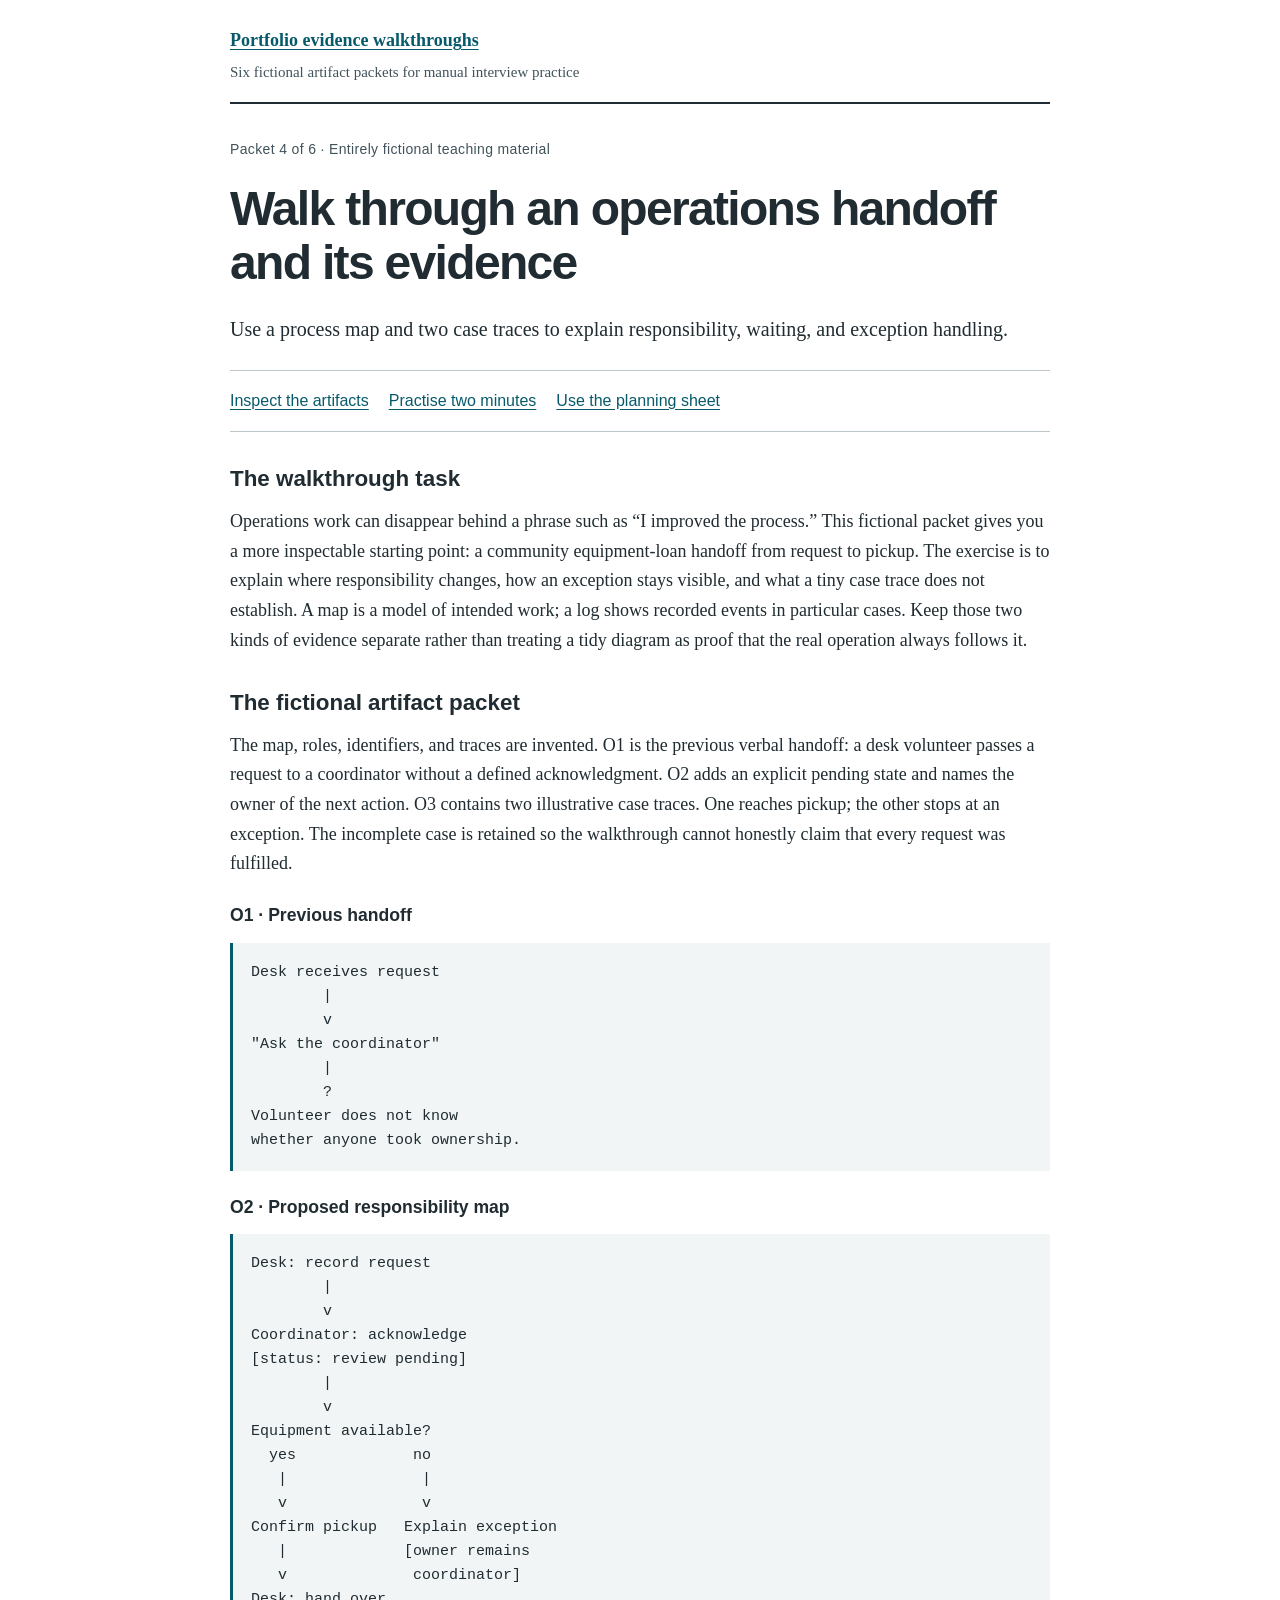
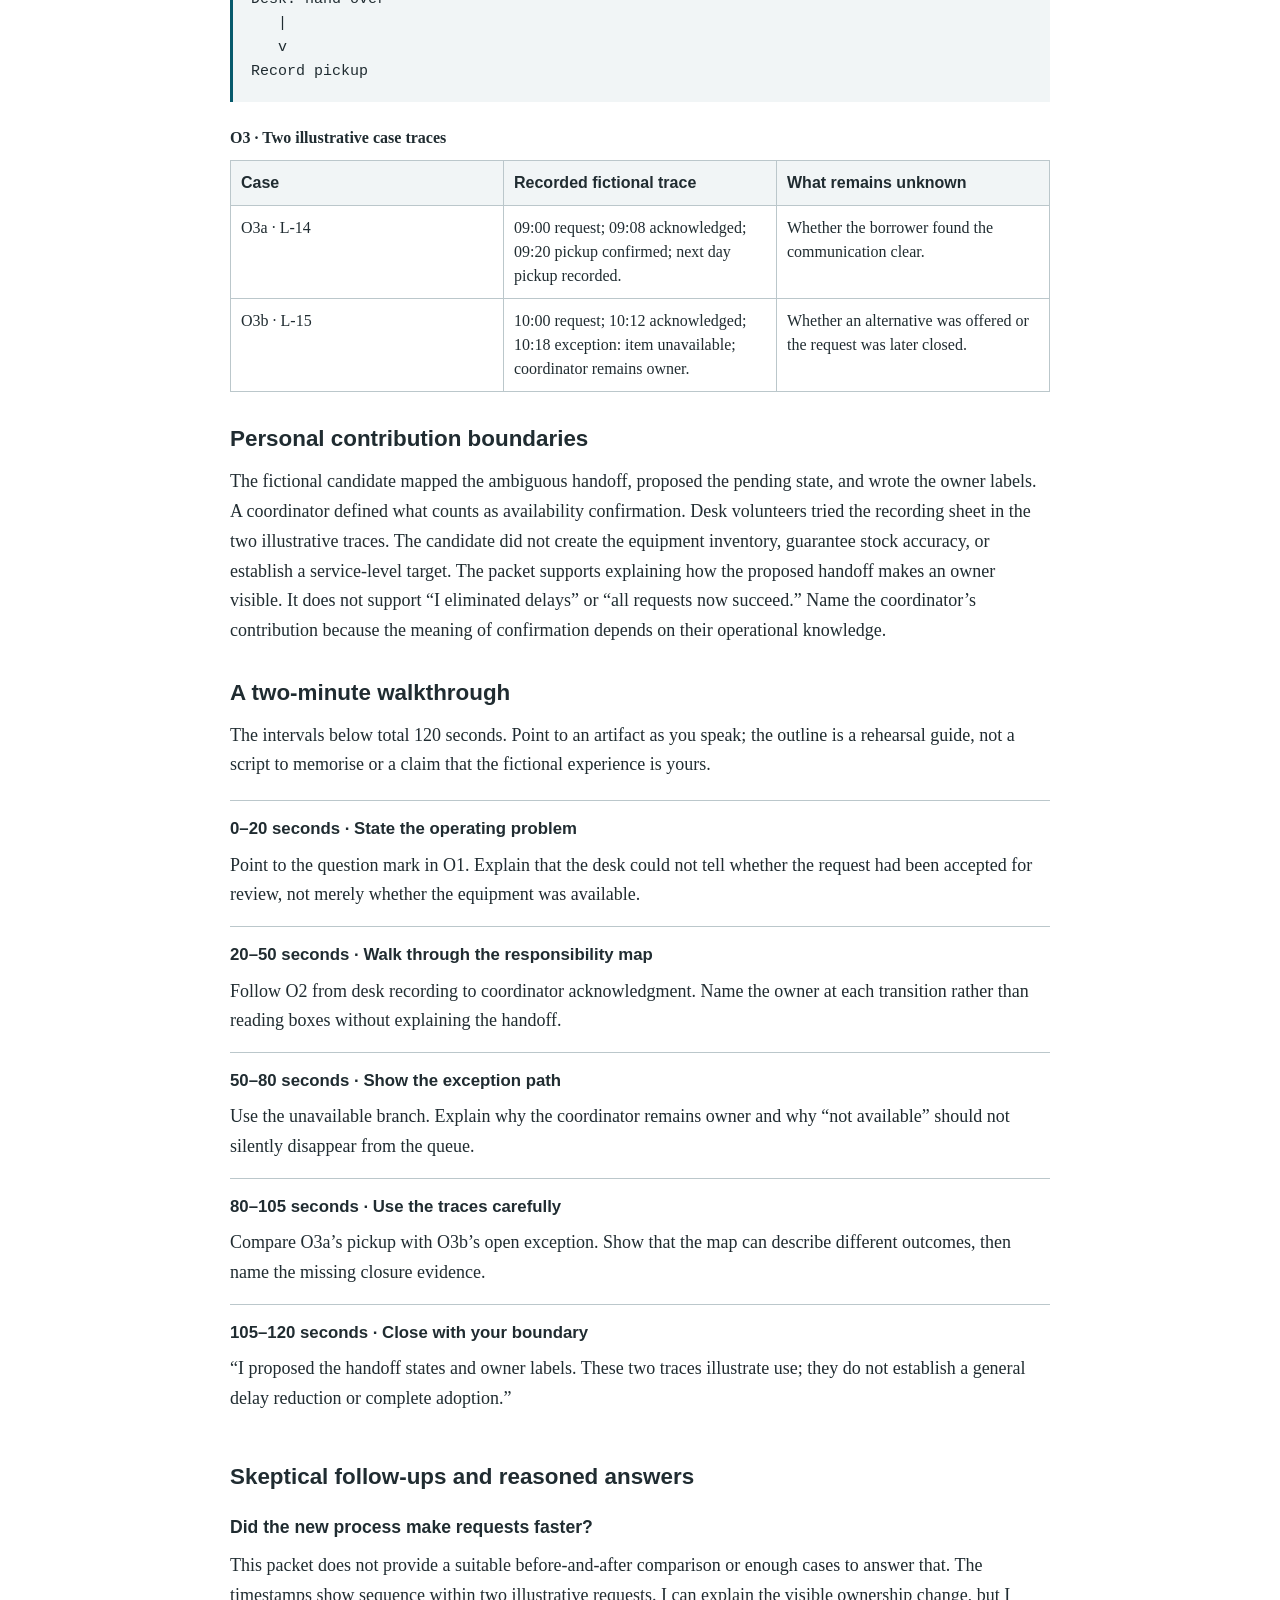
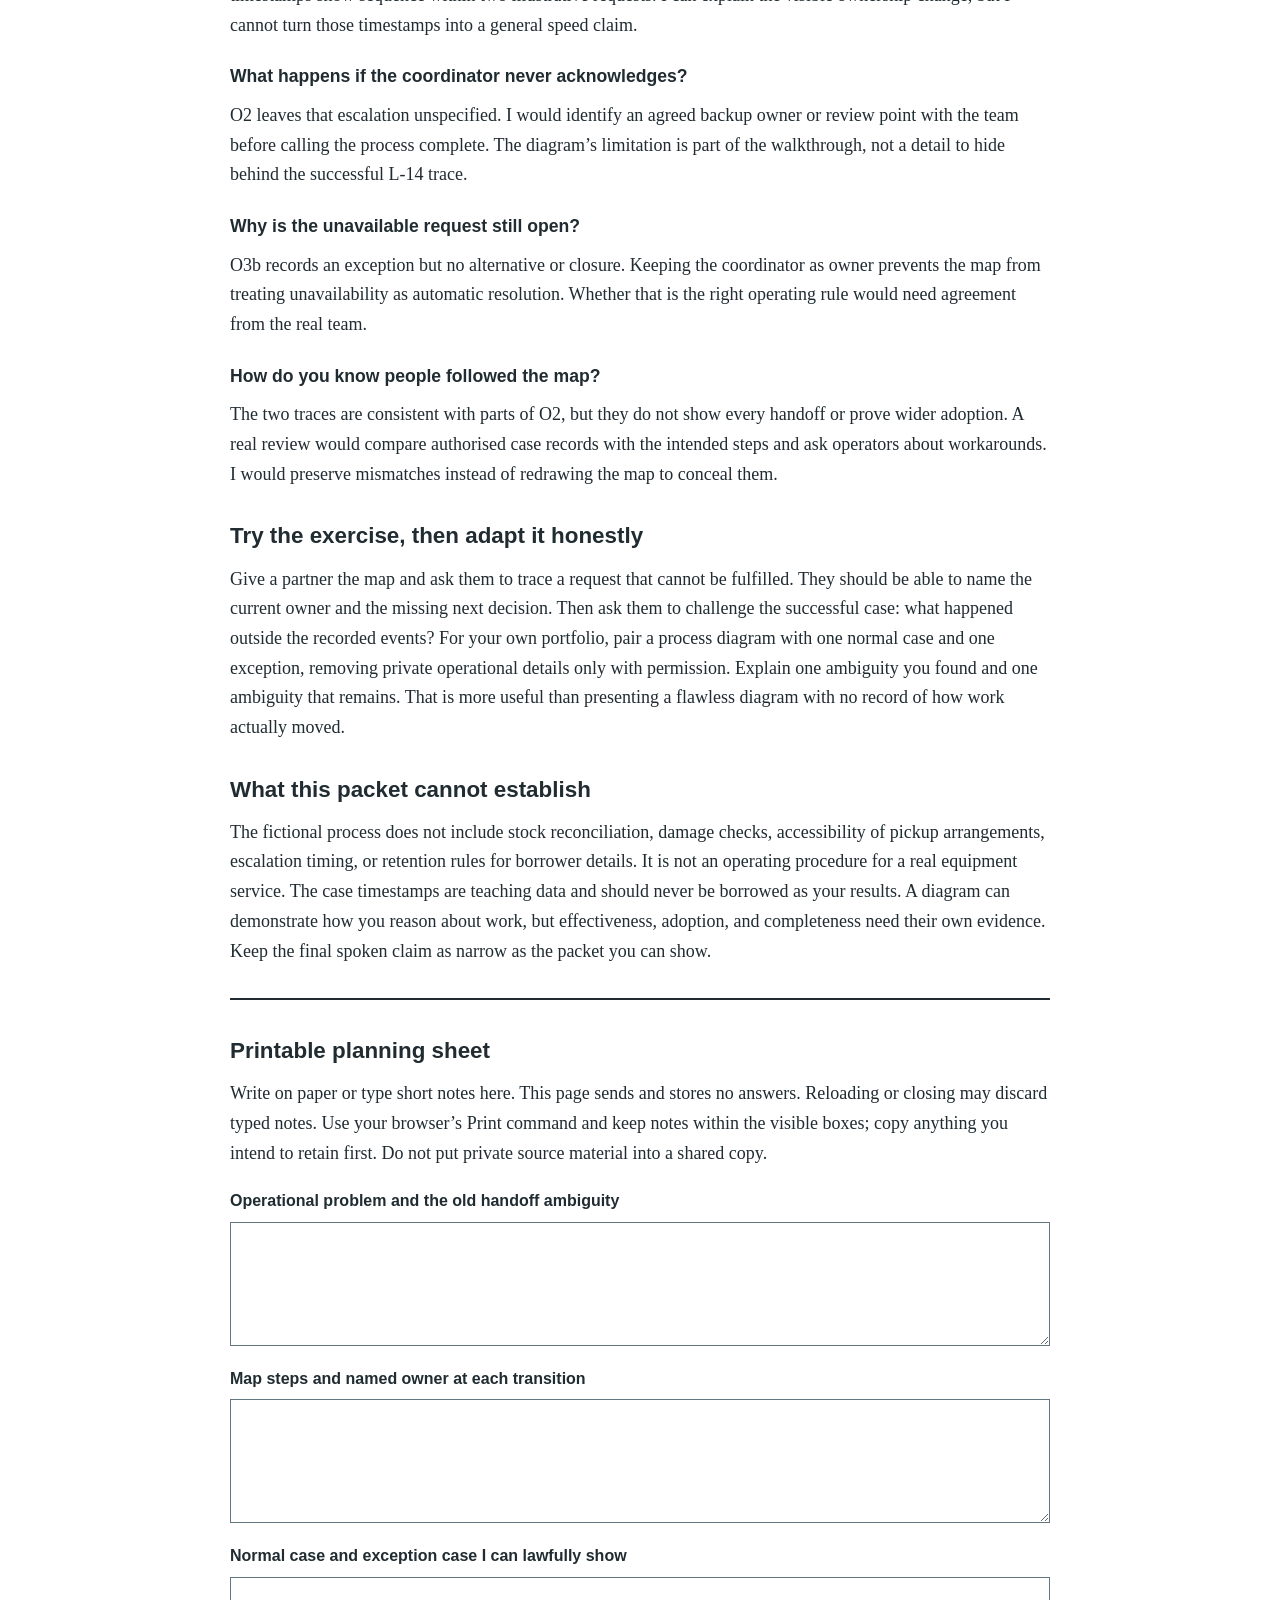
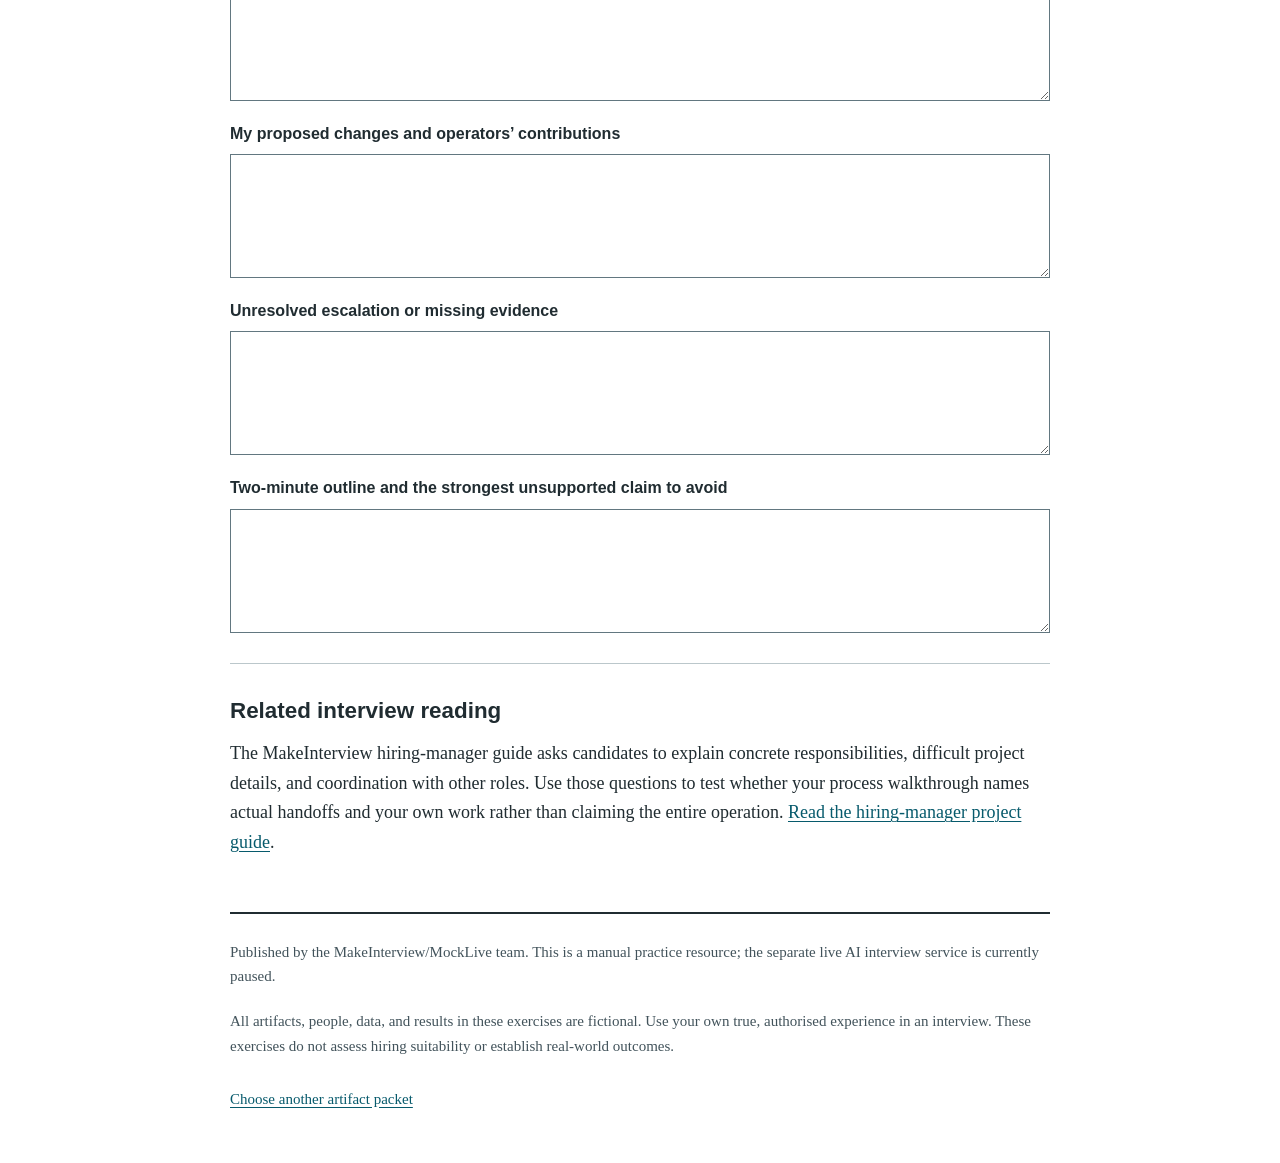
<file: operations-handoff-map.html>
<!doctype html><html lang="en"><head><meta charset="utf-8"><meta name="viewport" content="width=device-width, initial-scale=1"><title>Walk through an operations handoff and its evidence</title><meta name="description" content="Use a process map and two case traces to explain responsibility, waiting, and exception handling."><link rel="canonical" href="https://szj2ys.github.io/portfolio-evidence-walkthroughs/operations-handoff-map.html"><meta property="og:title" content="Walk through an operations handoff and its evidence"><meta property="og:description" content="Use a process map and two case traces to explain responsibility, waiting, and exception handling."><meta property="og:type" content="article"><meta property="og:url" content="https://szj2ys.github.io/portfolio-evidence-walkthroughs/operations-handoff-map.html"><link rel="stylesheet" href="style.css"></head><body><a class="skip" href="#main">Skip to content</a><header><a href="index.html">Portfolio evidence walkthroughs</a><p>Six fictional artifact packets for manual interview practice</p></header><main id="main"><p class="eyebrow">Packet 4 of 6 · Entirely fictional teaching material</p><h1>Walk through an operations handoff and its evidence</h1><p class="lede">Use a process map and two case traces to explain responsibility, waiting, and exception handling.</p><nav aria-label="Exercise sections"><a href="#packet">Inspect the artifacts</a><a href="#outline">Practise two minutes</a><a href="#sheet">Use the planning sheet</a></nav><section><h2>The walkthrough task</h2><p>Operations work can disappear behind a phrase such as “I improved the process.” This fictional packet gives you a more inspectable starting point: a community equipment-loan handoff from request to pickup. The exercise is to explain where responsibility changes, how an exception stays visible, and what a tiny case trace does not establish. A map is a model of intended work; a log shows recorded events in particular cases. Keep those two kinds of evidence separate rather than treating a tidy diagram as proof that the real operation always follows it.</p></section><section id="packet"><h2>The fictional artifact packet</h2><p>The map, roles, identifiers, and traces are invented. O1 is the previous verbal handoff: a desk volunteer passes a request to a coordinator without a defined acknowledgment. O2 adds an explicit pending state and names the owner of the next action. O3 contains two illustrative case traces. One reaches pickup; the other stops at an exception. The incomplete case is retained so the walkthrough cannot honestly claim that every request was fulfilled.</p><h3>O1 · Previous handoff</h3><pre><code>Desk receives request
        |
        v
"Ask the coordinator"
        |
        ?
Volunteer does not know
whether anyone took ownership.</code></pre><h3>O2 · Proposed responsibility map</h3><pre><code>Desk: record request
        |
        v
Coordinator: acknowledge
[status: review pending]
        |
        v
Equipment available?
  yes             no
   |               |
   v               v
Confirm pickup   Explain exception
   |             [owner remains
   v              coordinator]
Desk: hand over
   |
   v
Record pickup</code></pre><table><caption>O3 · Two illustrative case traces</caption><thead><tr><th scope="col">Case</th><th scope="col">Recorded fictional trace</th><th scope="col">What remains unknown</th></tr></thead><tbody><tr><td>O3a · L-14</td><td>09:00 request; 09:08 acknowledged; 09:20 pickup confirmed; next day pickup recorded.</td><td>Whether the borrower found the communication clear.</td></tr><tr><td>O3b · L-15</td><td>10:00 request; 10:12 acknowledged; 10:18 exception: item unavailable; coordinator remains owner.</td><td>Whether an alternative was offered or the request was later closed.</td></tr></tbody></table></section><section><h2>Personal contribution boundaries</h2><p>The fictional candidate mapped the ambiguous handoff, proposed the pending state, and wrote the owner labels. A coordinator defined what counts as availability confirmation. Desk volunteers tried the recording sheet in the two illustrative traces. The candidate did not create the equipment inventory, guarantee stock accuracy, or establish a service-level target. The packet supports explaining how the proposed handoff makes an owner visible. It does not support “I eliminated delays” or “all requests now succeed.” Name the coordinator’s contribution because the meaning of confirmation depends on their operational knowledge.</p></section><section id="outline"><h2>A two-minute walkthrough</h2><p>The intervals below total 120 seconds. Point to an artifact as you speak; the outline is a rehearsal guide, not a script to memorise or a claim that the fictional experience is yours.</p><ol class="outline" data-total="120"><li data-start="0" data-end="20"><h3>0–20 seconds · State the operating problem</h3><p>Point to the question mark in O1. Explain that the desk could not tell whether the request had been accepted for review, not merely whether the equipment was available.</p></li><li data-start="20" data-end="50"><h3>20–50 seconds · Walk through the responsibility map</h3><p>Follow O2 from desk recording to coordinator acknowledgment. Name the owner at each transition rather than reading boxes without explaining the handoff.</p></li><li data-start="50" data-end="80"><h3>50–80 seconds · Show the exception path</h3><p>Use the unavailable branch. Explain why the coordinator remains owner and why “not available” should not silently disappear from the queue.</p></li><li data-start="80" data-end="105"><h3>80–105 seconds · Use the traces carefully</h3><p>Compare O3a’s pickup with O3b’s open exception. Show that the map can describe different outcomes, then name the missing closure evidence.</p></li><li data-start="105" data-end="120"><h3>105–120 seconds · Close with your boundary</h3><p>“I proposed the handoff states and owner labels. These two traces illustrate use; they do not establish a general delay reduction or complete adoption.”</p></li></ol></section><section><h2>Skeptical follow-ups and reasoned answers</h2><h3>Did the new process make requests faster?</h3><p>This packet does not provide a suitable before-and-after comparison or enough cases to answer that. The timestamps show sequence within two illustrative requests. I can explain the visible ownership change, but I cannot turn those timestamps into a general speed claim.</p><h3>What happens if the coordinator never acknowledges?</h3><p>O2 leaves that escalation unspecified. I would identify an agreed backup owner or review point with the team before calling the process complete. The diagram’s limitation is part of the walkthrough, not a detail to hide behind the successful L-14 trace.</p><h3>Why is the unavailable request still open?</h3><p>O3b records an exception but no alternative or closure. Keeping the coordinator as owner prevents the map from treating unavailability as automatic resolution. Whether that is the right operating rule would need agreement from the real team.</p><h3>How do you know people followed the map?</h3><p>The two traces are consistent with parts of O2, but they do not show every handoff or prove wider adoption. A real review would compare authorised case records with the intended steps and ask operators about workarounds. I would preserve mismatches instead of redrawing the map to conceal them.</p></section><section><h2>Try the exercise, then adapt it honestly</h2><p>Give a partner the map and ask them to trace a request that cannot be fulfilled. They should be able to name the current owner and the missing next decision. Then ask them to challenge the successful case: what happened outside the recorded events? For your own portfolio, pair a process diagram with one normal case and one exception, removing private operational details only with permission. Explain one ambiguity you found and one ambiguity that remains. That is more useful than presenting a flawless diagram with no record of how work actually moved.</p></section><section><h2>What this packet cannot establish</h2><p>The fictional process does not include stock reconciliation, damage checks, accessibility of pickup arrangements, escalation timing, or retention rules for borrower details. It is not an operating procedure for a real equipment service. The case timestamps are teaching data and should never be borrowed as your results. A diagram can demonstrate how you reason about work, but effectiveness, adoption, and completeness need their own evidence. Keep the final spoken claim as narrow as the packet you can show.</p></section><section id="sheet" class="worksheet"><h2>Printable planning sheet</h2><p>Write on paper or type short notes here. This page sends and stores no answers. Reloading or closing may discard typed notes. Use your browser’s Print command and keep notes within the visible boxes; copy anything you intend to retain first. Do not put private source material into a shared copy.</p><label for="field-1">Operational problem and the old handoff ambiguity<textarea id="field-1" rows="4" autocomplete="off" spellcheck="true"></textarea></label><label for="field-2">Map steps and named owner at each transition<textarea id="field-2" rows="4" autocomplete="off" spellcheck="true"></textarea></label><label for="field-3">Normal case and exception case I can lawfully show<textarea id="field-3" rows="4" autocomplete="off" spellcheck="true"></textarea></label><label for="field-4">My proposed changes and operators’ contributions<textarea id="field-4" rows="4" autocomplete="off" spellcheck="true"></textarea></label><label for="field-5">Unresolved escalation or missing evidence<textarea id="field-5" rows="4" autocomplete="off" spellcheck="true"></textarea></label><label for="field-6">Two-minute outline and the strongest unsupported claim to avoid<textarea id="field-6" rows="4" autocomplete="off" spellcheck="true"></textarea></label></section><aside><h2>Related interview reading</h2><p>The MakeInterview hiring-manager guide asks candidates to explain concrete responsibilities, difficult project details, and coordination with other roles. Use those questions to test whether your process walkthrough names actual handoffs and your own work rather than claiming the entire operation. <a href="https://makeinterview.com/en/mock-interview/hiring-manager">Read the hiring-manager project guide</a>.</p></aside></main><footer><p>Published by the MakeInterview/MockLive team. This is a manual practice resource; the separate live AI interview service is currently paused.</p><p>All artifacts, people, data, and results in these exercises are fictional. Use your own true, authorised experience in an interview. These exercises do not assess hiring suitability or establish real-world outcomes.</p><a href="index.html">Choose another artifact packet</a></footer></body></html>
</file>
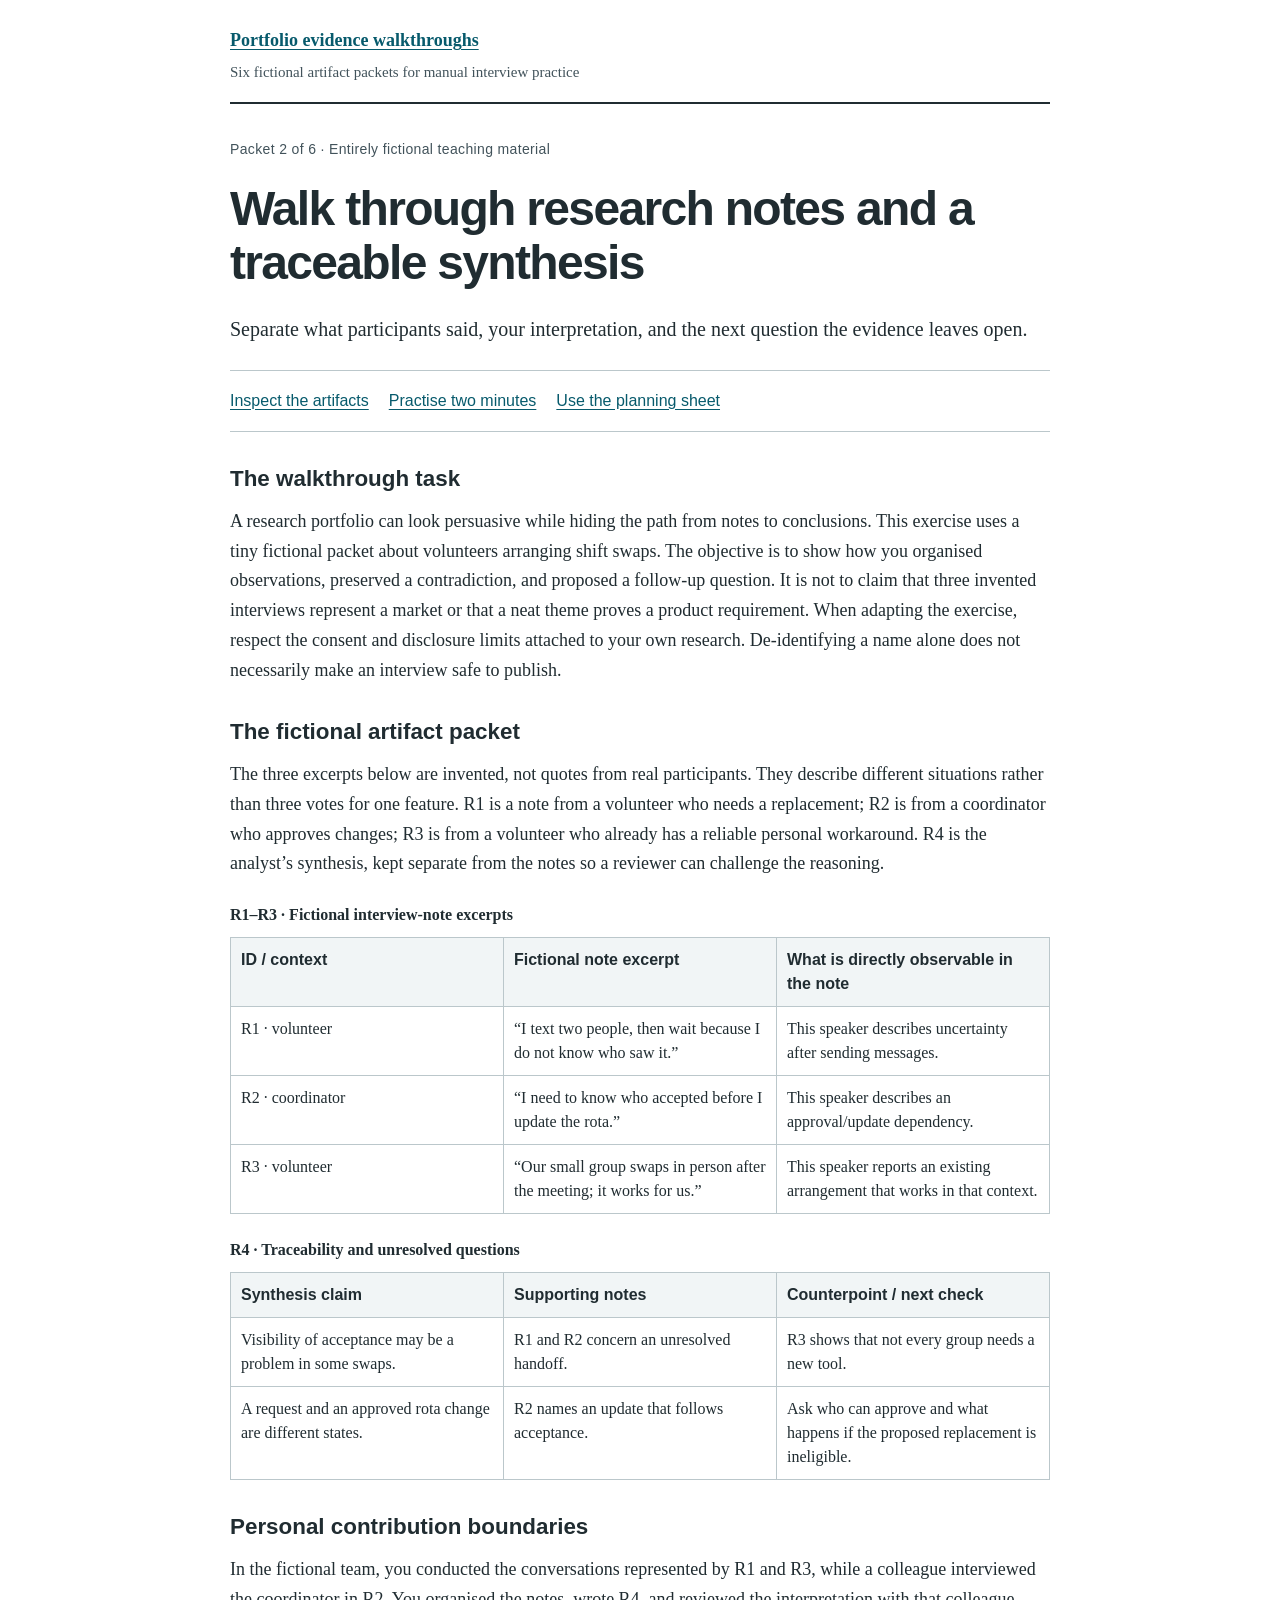
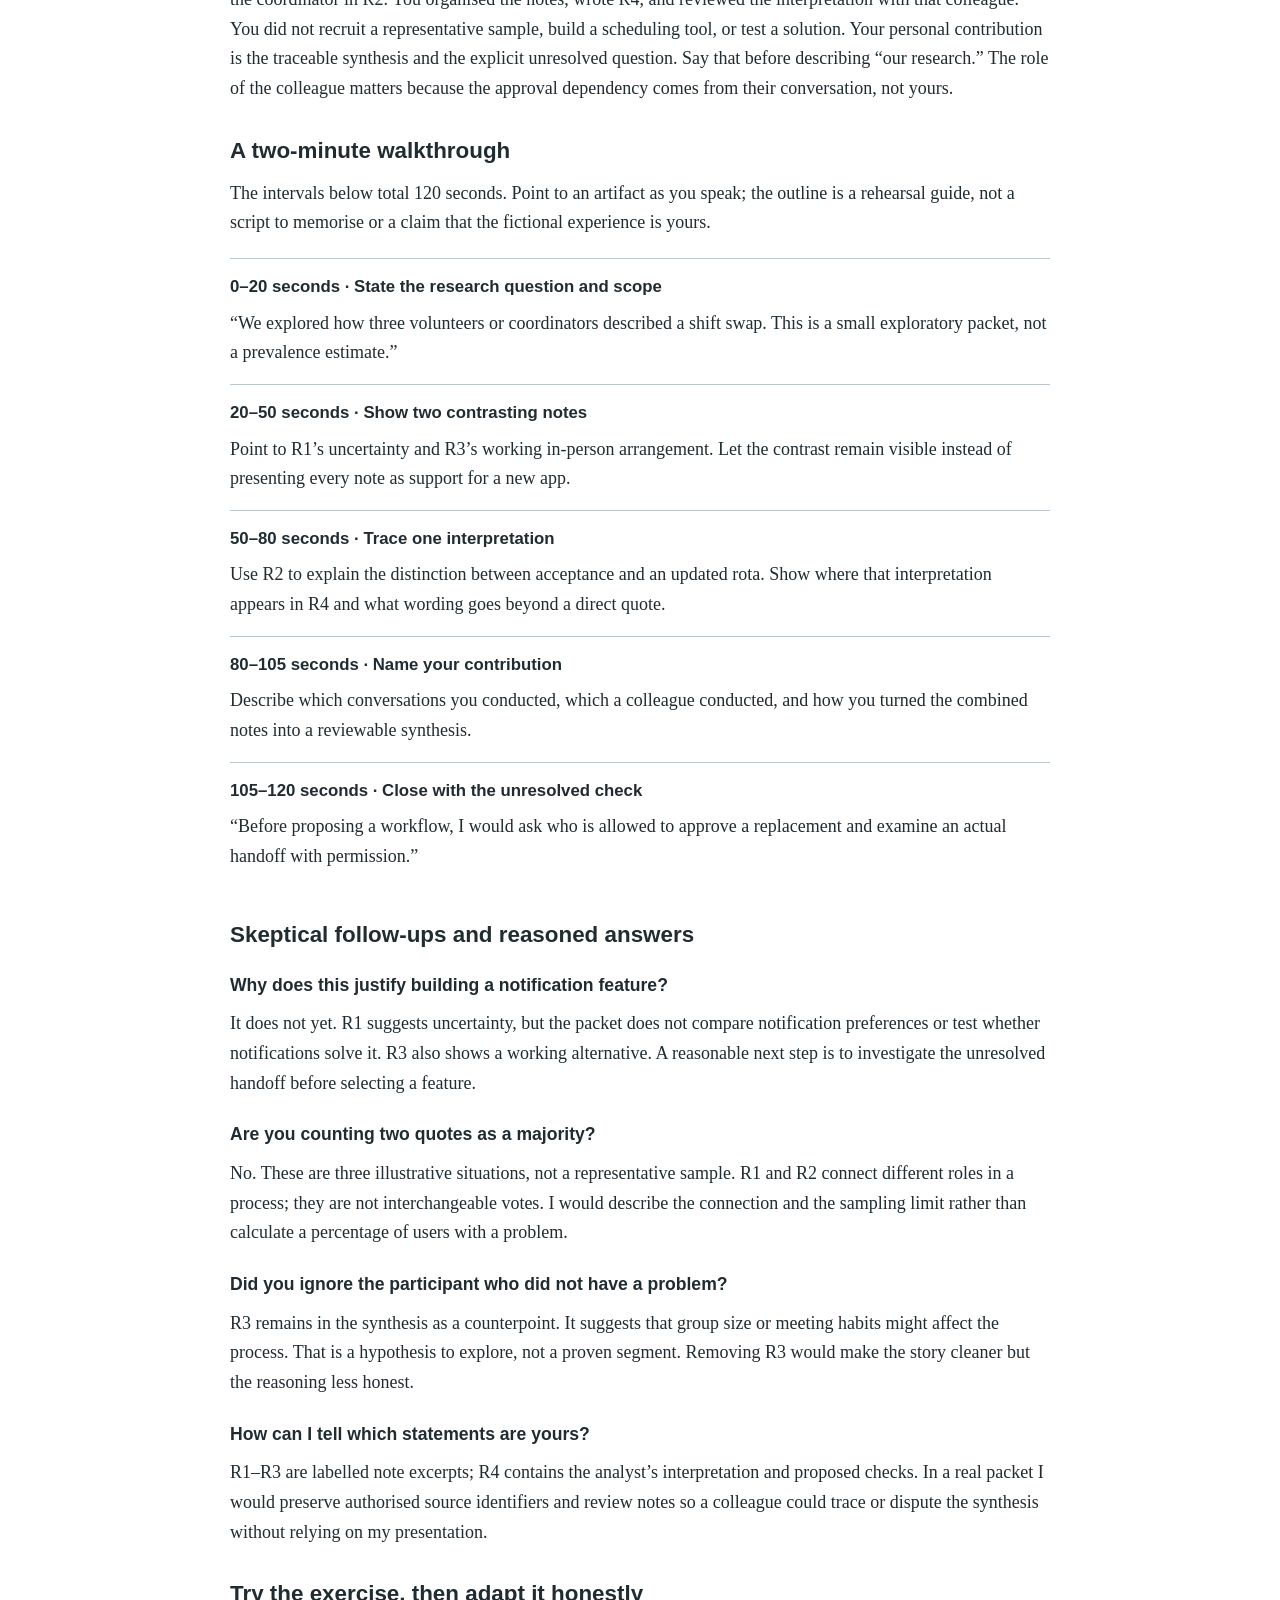
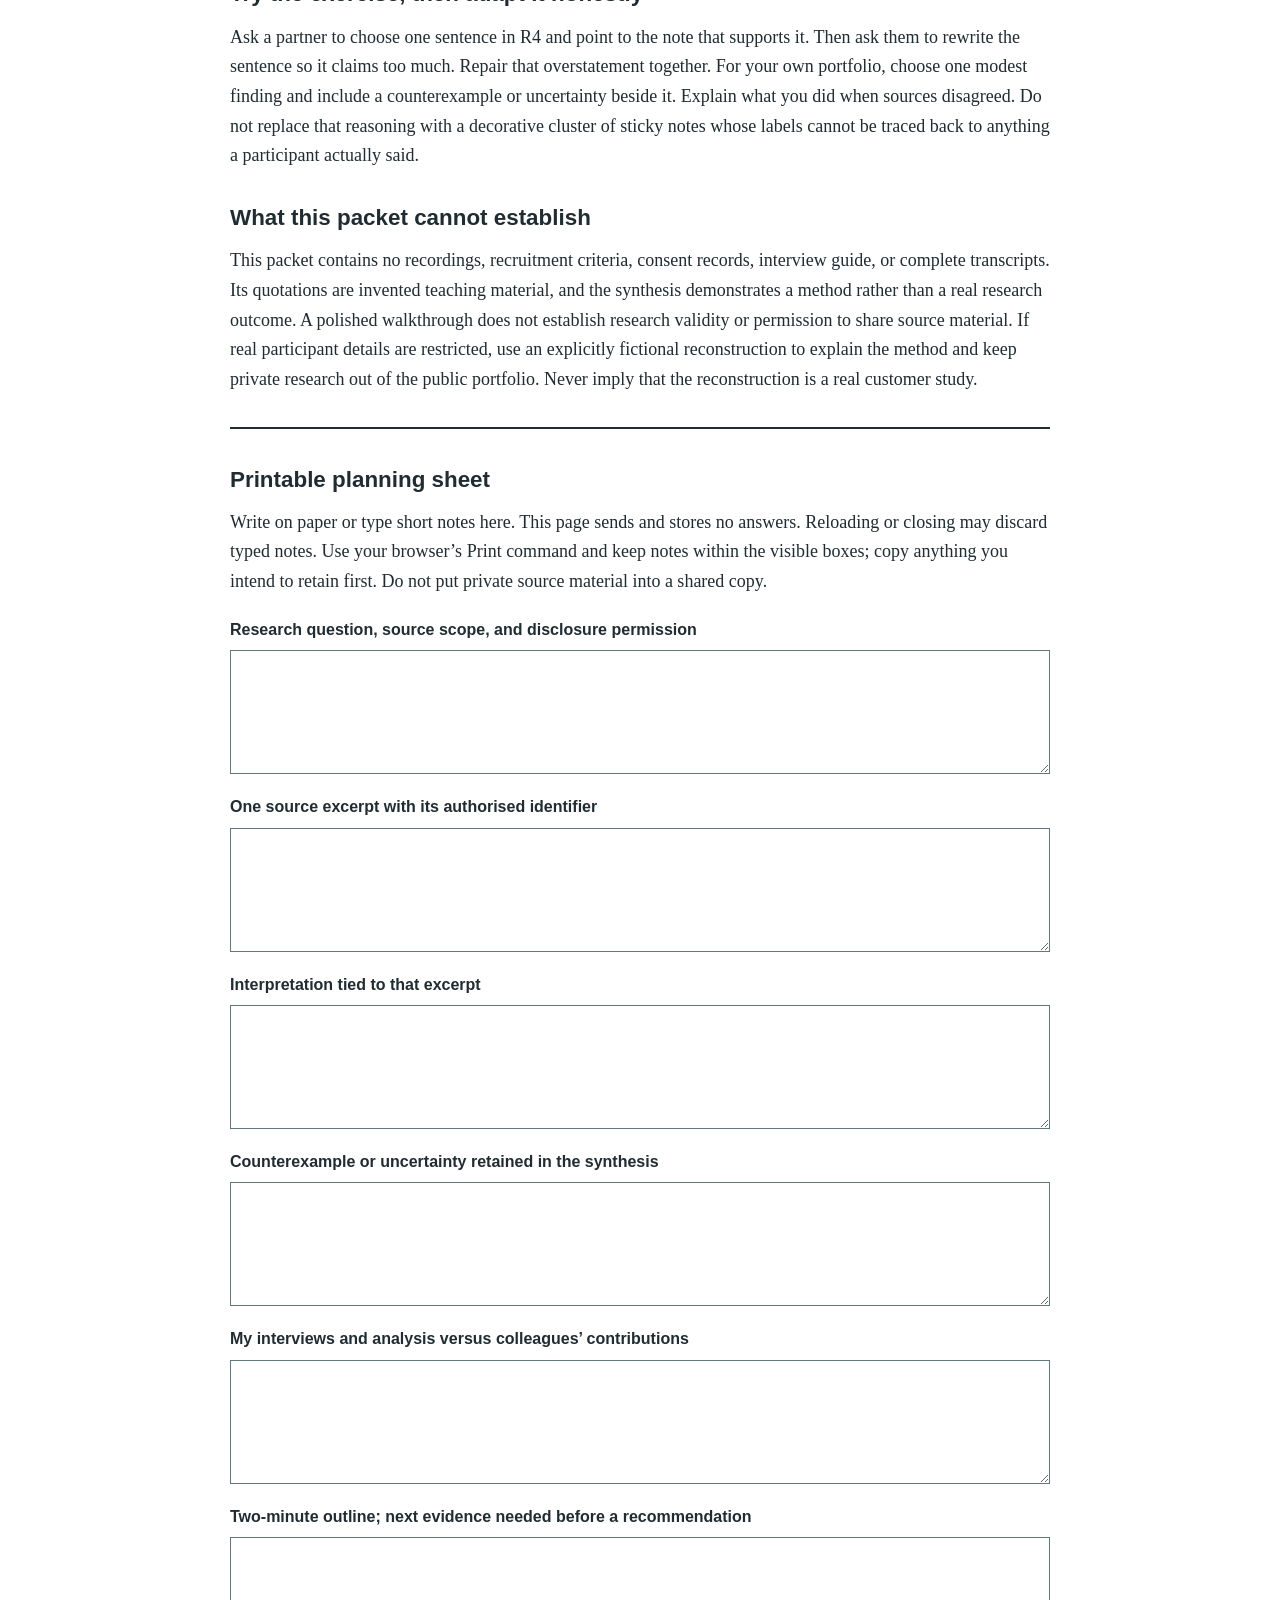
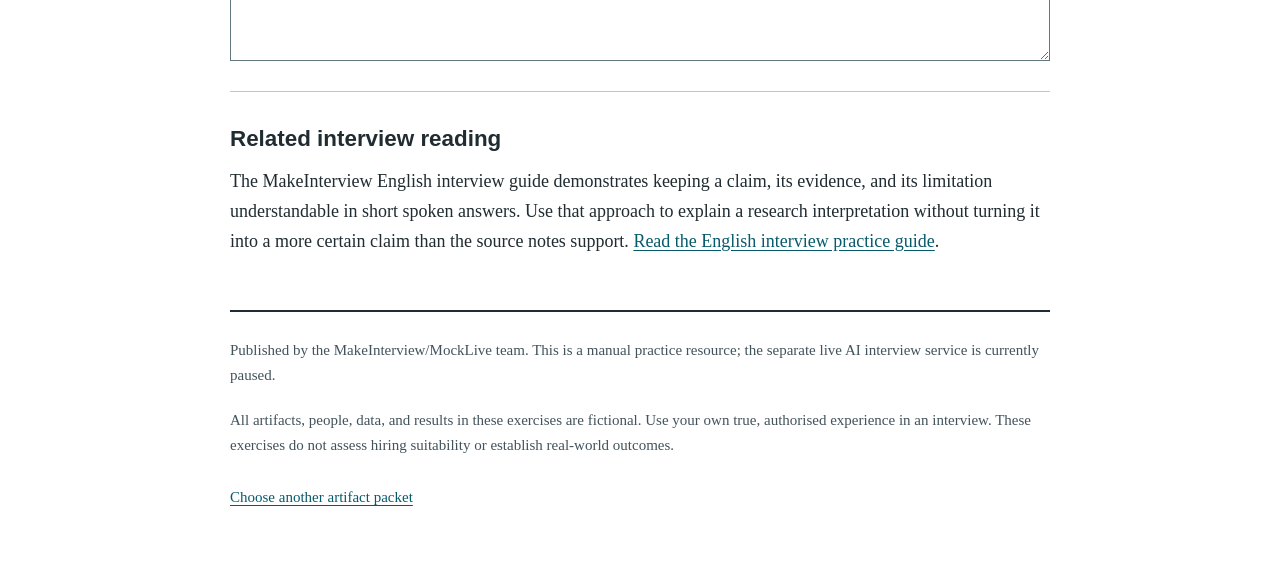
<file: research-synthesis.html>
<!doctype html><html lang="en"><head><meta charset="utf-8"><meta name="viewport" content="width=device-width, initial-scale=1"><title>Walk through research notes and a traceable synthesis</title><meta name="description" content="Separate what participants said, your interpretation, and the next question the evidence leaves open."><link rel="canonical" href="https://szj2ys.github.io/portfolio-evidence-walkthroughs/research-synthesis.html"><meta property="og:title" content="Walk through research notes and a traceable synthesis"><meta property="og:description" content="Separate what participants said, your interpretation, and the next question the evidence leaves open."><meta property="og:type" content="article"><meta property="og:url" content="https://szj2ys.github.io/portfolio-evidence-walkthroughs/research-synthesis.html"><link rel="stylesheet" href="style.css"></head><body><a class="skip" href="#main">Skip to content</a><header><a href="index.html">Portfolio evidence walkthroughs</a><p>Six fictional artifact packets for manual interview practice</p></header><main id="main"><p class="eyebrow">Packet 2 of 6 · Entirely fictional teaching material</p><h1>Walk through research notes and a traceable synthesis</h1><p class="lede">Separate what participants said, your interpretation, and the next question the evidence leaves open.</p><nav aria-label="Exercise sections"><a href="#packet">Inspect the artifacts</a><a href="#outline">Practise two minutes</a><a href="#sheet">Use the planning sheet</a></nav><section><h2>The walkthrough task</h2><p>A research portfolio can look persuasive while hiding the path from notes to conclusions. This exercise uses a tiny fictional packet about volunteers arranging shift swaps. The objective is to show how you organised observations, preserved a contradiction, and proposed a follow-up question. It is not to claim that three invented interviews represent a market or that a neat theme proves a product requirement. When adapting the exercise, respect the consent and disclosure limits attached to your own research. De-identifying a name alone does not necessarily make an interview safe to publish.</p></section><section id="packet"><h2>The fictional artifact packet</h2><p>The three excerpts below are invented, not quotes from real participants. They describe different situations rather than three votes for one feature. R1 is a note from a volunteer who needs a replacement; R2 is from a coordinator who approves changes; R3 is from a volunteer who already has a reliable personal workaround. R4 is the analyst’s synthesis, kept separate from the notes so a reviewer can challenge the reasoning.</p><table><caption>R1–R3 · Fictional interview-note excerpts</caption><thead><tr><th scope="col">ID / context</th><th scope="col">Fictional note excerpt</th><th scope="col">What is directly observable in the note</th></tr></thead><tbody><tr><td>R1 · volunteer</td><td>“I text two people, then wait because I do not know who saw it.”</td><td>This speaker describes uncertainty after sending messages.</td></tr><tr><td>R2 · coordinator</td><td>“I need to know who accepted before I update the rota.”</td><td>This speaker describes an approval/update dependency.</td></tr><tr><td>R3 · volunteer</td><td>“Our small group swaps in person after the meeting; it works for us.”</td><td>This speaker reports an existing arrangement that works in that context.</td></tr></tbody></table><table><caption>R4 · Traceability and unresolved questions</caption><thead><tr><th scope="col">Synthesis claim</th><th scope="col">Supporting notes</th><th scope="col">Counterpoint / next check</th></tr></thead><tbody><tr><td>Visibility of acceptance may be a problem in some swaps.</td><td>R1 and R2 concern an unresolved handoff.</td><td>R3 shows that not every group needs a new tool.</td></tr><tr><td>A request and an approved rota change are different states.</td><td>R2 names an update that follows acceptance.</td><td>Ask who can approve and what happens if the proposed replacement is ineligible.</td></tr></tbody></table></section><section><h2>Personal contribution boundaries</h2><p>In the fictional team, you conducted the conversations represented by R1 and R3, while a colleague interviewed the coordinator in R2. You organised the notes, wrote R4, and reviewed the interpretation with that colleague. You did not recruit a representative sample, build a scheduling tool, or test a solution. Your personal contribution is the traceable synthesis and the explicit unresolved question. Say that before describing “our research.” The role of the colleague matters because the approval dependency comes from their conversation, not yours.</p></section><section id="outline"><h2>A two-minute walkthrough</h2><p>The intervals below total 120 seconds. Point to an artifact as you speak; the outline is a rehearsal guide, not a script to memorise or a claim that the fictional experience is yours.</p><ol class="outline" data-total="120"><li data-start="0" data-end="20"><h3>0–20 seconds · State the research question and scope</h3><p>“We explored how three volunteers or coordinators described a shift swap. This is a small exploratory packet, not a prevalence estimate.”</p></li><li data-start="20" data-end="50"><h3>20–50 seconds · Show two contrasting notes</h3><p>Point to R1’s uncertainty and R3’s working in-person arrangement. Let the contrast remain visible instead of presenting every note as support for a new app.</p></li><li data-start="50" data-end="80"><h3>50–80 seconds · Trace one interpretation</h3><p>Use R2 to explain the distinction between acceptance and an updated rota. Show where that interpretation appears in R4 and what wording goes beyond a direct quote.</p></li><li data-start="80" data-end="105"><h3>80–105 seconds · Name your contribution</h3><p>Describe which conversations you conducted, which a colleague conducted, and how you turned the combined notes into a reviewable synthesis.</p></li><li data-start="105" data-end="120"><h3>105–120 seconds · Close with the unresolved check</h3><p>“Before proposing a workflow, I would ask who is allowed to approve a replacement and examine an actual handoff with permission.”</p></li></ol></section><section><h2>Skeptical follow-ups and reasoned answers</h2><h3>Why does this justify building a notification feature?</h3><p>It does not yet. R1 suggests uncertainty, but the packet does not compare notification preferences or test whether notifications solve it. R3 also shows a working alternative. A reasonable next step is to investigate the unresolved handoff before selecting a feature.</p><h3>Are you counting two quotes as a majority?</h3><p>No. These are three illustrative situations, not a representative sample. R1 and R2 connect different roles in a process; they are not interchangeable votes. I would describe the connection and the sampling limit rather than calculate a percentage of users with a problem.</p><h3>Did you ignore the participant who did not have a problem?</h3><p>R3 remains in the synthesis as a counterpoint. It suggests that group size or meeting habits might affect the process. That is a hypothesis to explore, not a proven segment. Removing R3 would make the story cleaner but the reasoning less honest.</p><h3>How can I tell which statements are yours?</h3><p>R1–R3 are labelled note excerpts; R4 contains the analyst’s interpretation and proposed checks. In a real packet I would preserve authorised source identifiers and review notes so a colleague could trace or dispute the synthesis without relying on my presentation.</p></section><section><h2>Try the exercise, then adapt it honestly</h2><p>Ask a partner to choose one sentence in R4 and point to the note that supports it. Then ask them to rewrite the sentence so it claims too much. Repair that overstatement together. For your own portfolio, choose one modest finding and include a counterexample or uncertainty beside it. Explain what you did when sources disagreed. Do not replace that reasoning with a decorative cluster of sticky notes whose labels cannot be traced back to anything a participant actually said.</p></section><section><h2>What this packet cannot establish</h2><p>This packet contains no recordings, recruitment criteria, consent records, interview guide, or complete transcripts. Its quotations are invented teaching material, and the synthesis demonstrates a method rather than a real research outcome. A polished walkthrough does not establish research validity or permission to share source material. If real participant details are restricted, use an explicitly fictional reconstruction to explain the method and keep private research out of the public portfolio. Never imply that the reconstruction is a real customer study.</p></section><section id="sheet" class="worksheet"><h2>Printable planning sheet</h2><p>Write on paper or type short notes here. This page sends and stores no answers. Reloading or closing may discard typed notes. Use your browser’s Print command and keep notes within the visible boxes; copy anything you intend to retain first. Do not put private source material into a shared copy.</p><label for="field-1">Research question, source scope, and disclosure permission<textarea id="field-1" rows="4" autocomplete="off" spellcheck="true"></textarea></label><label for="field-2">One source excerpt with its authorised identifier<textarea id="field-2" rows="4" autocomplete="off" spellcheck="true"></textarea></label><label for="field-3">Interpretation tied to that excerpt<textarea id="field-3" rows="4" autocomplete="off" spellcheck="true"></textarea></label><label for="field-4">Counterexample or uncertainty retained in the synthesis<textarea id="field-4" rows="4" autocomplete="off" spellcheck="true"></textarea></label><label for="field-5">My interviews and analysis versus colleagues’ contributions<textarea id="field-5" rows="4" autocomplete="off" spellcheck="true"></textarea></label><label for="field-6">Two-minute outline; next evidence needed before a recommendation<textarea id="field-6" rows="4" autocomplete="off" spellcheck="true"></textarea></label></section><aside><h2>Related interview reading</h2><p>The MakeInterview English interview guide demonstrates keeping a claim, its evidence, and its limitation understandable in short spoken answers. Use that approach to explain a research interpretation without turning it into a more certain claim than the source notes support. <a href="https://makeinterview.com/en/blog/job-interview-in-english">Read the English interview practice guide</a>.</p></aside></main><footer><p>Published by the MakeInterview/MockLive team. This is a manual practice resource; the separate live AI interview service is currently paused.</p><p>All artifacts, people, data, and results in these exercises are fictional. Use your own true, authorised experience in an interview. These exercises do not assess hiring suitability or establish real-world outcomes.</p><a href="index.html">Choose another artifact packet</a></footer></body></html>
</file>
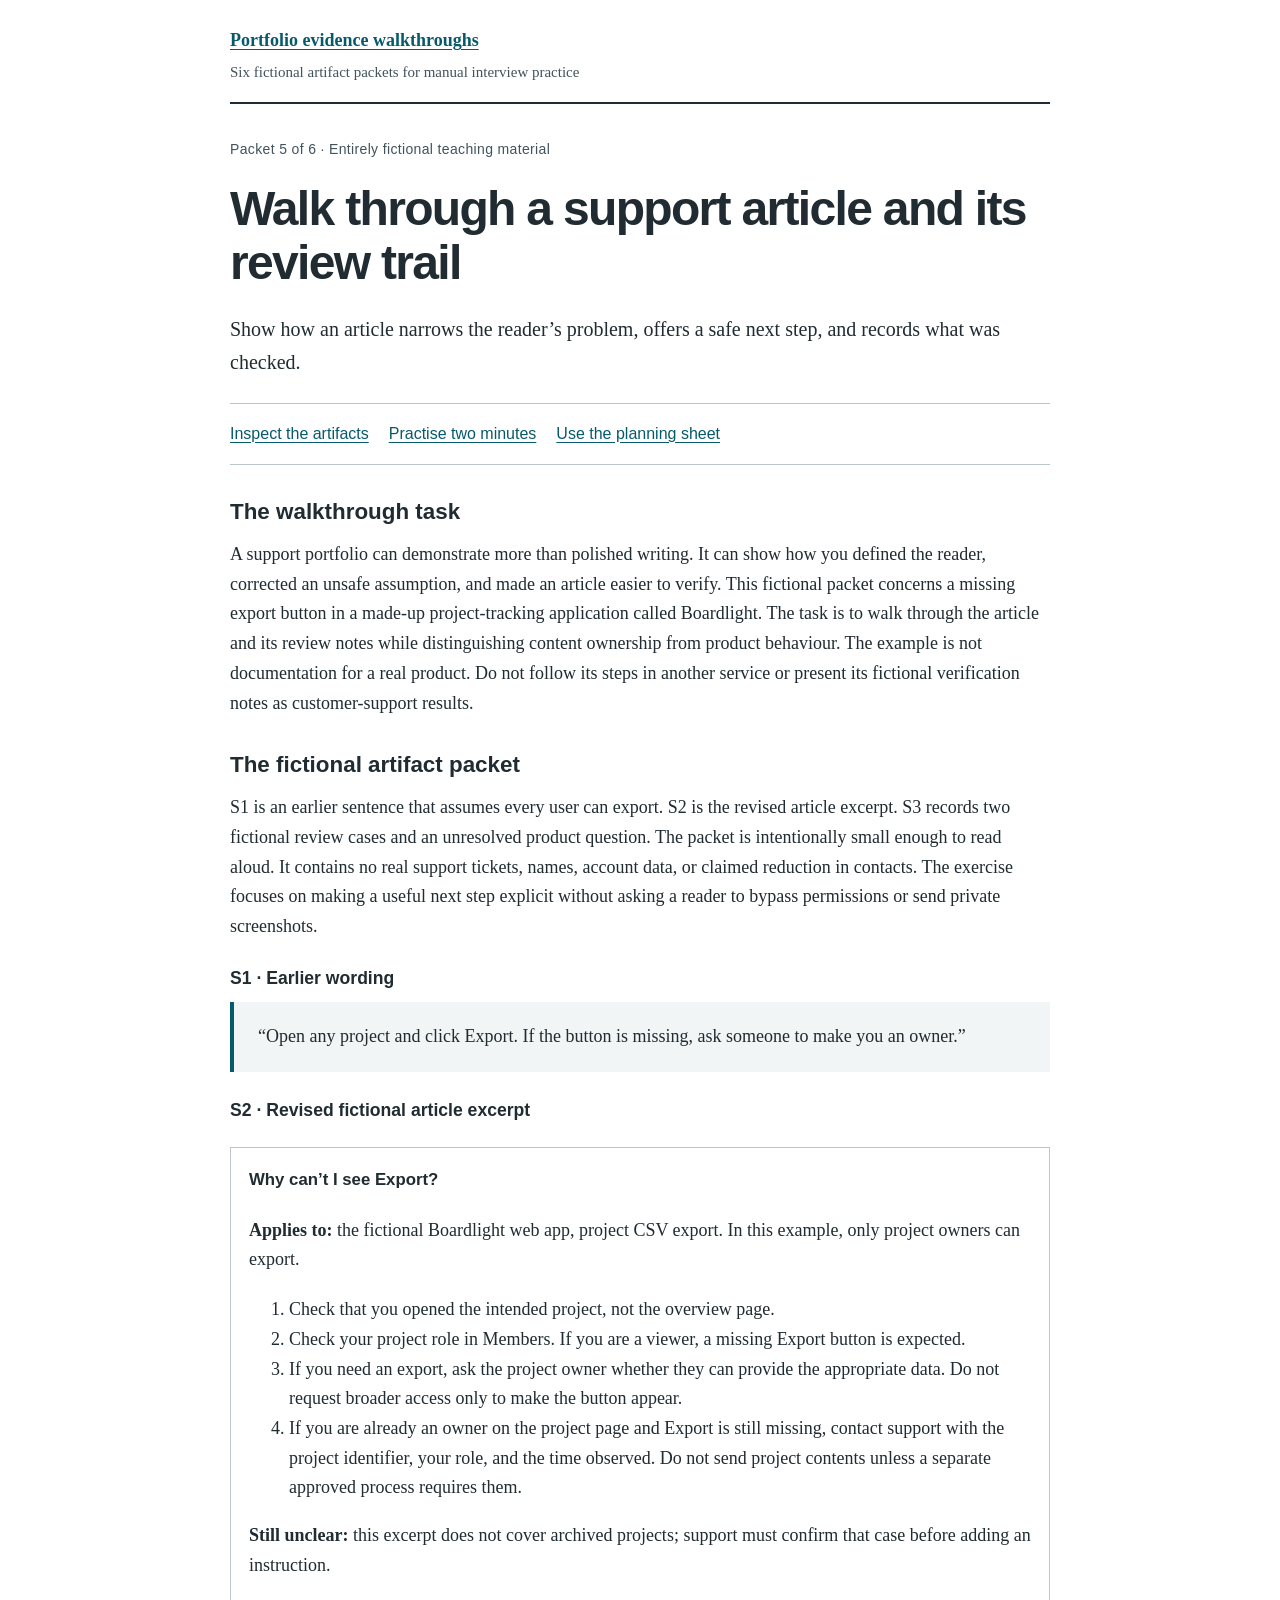
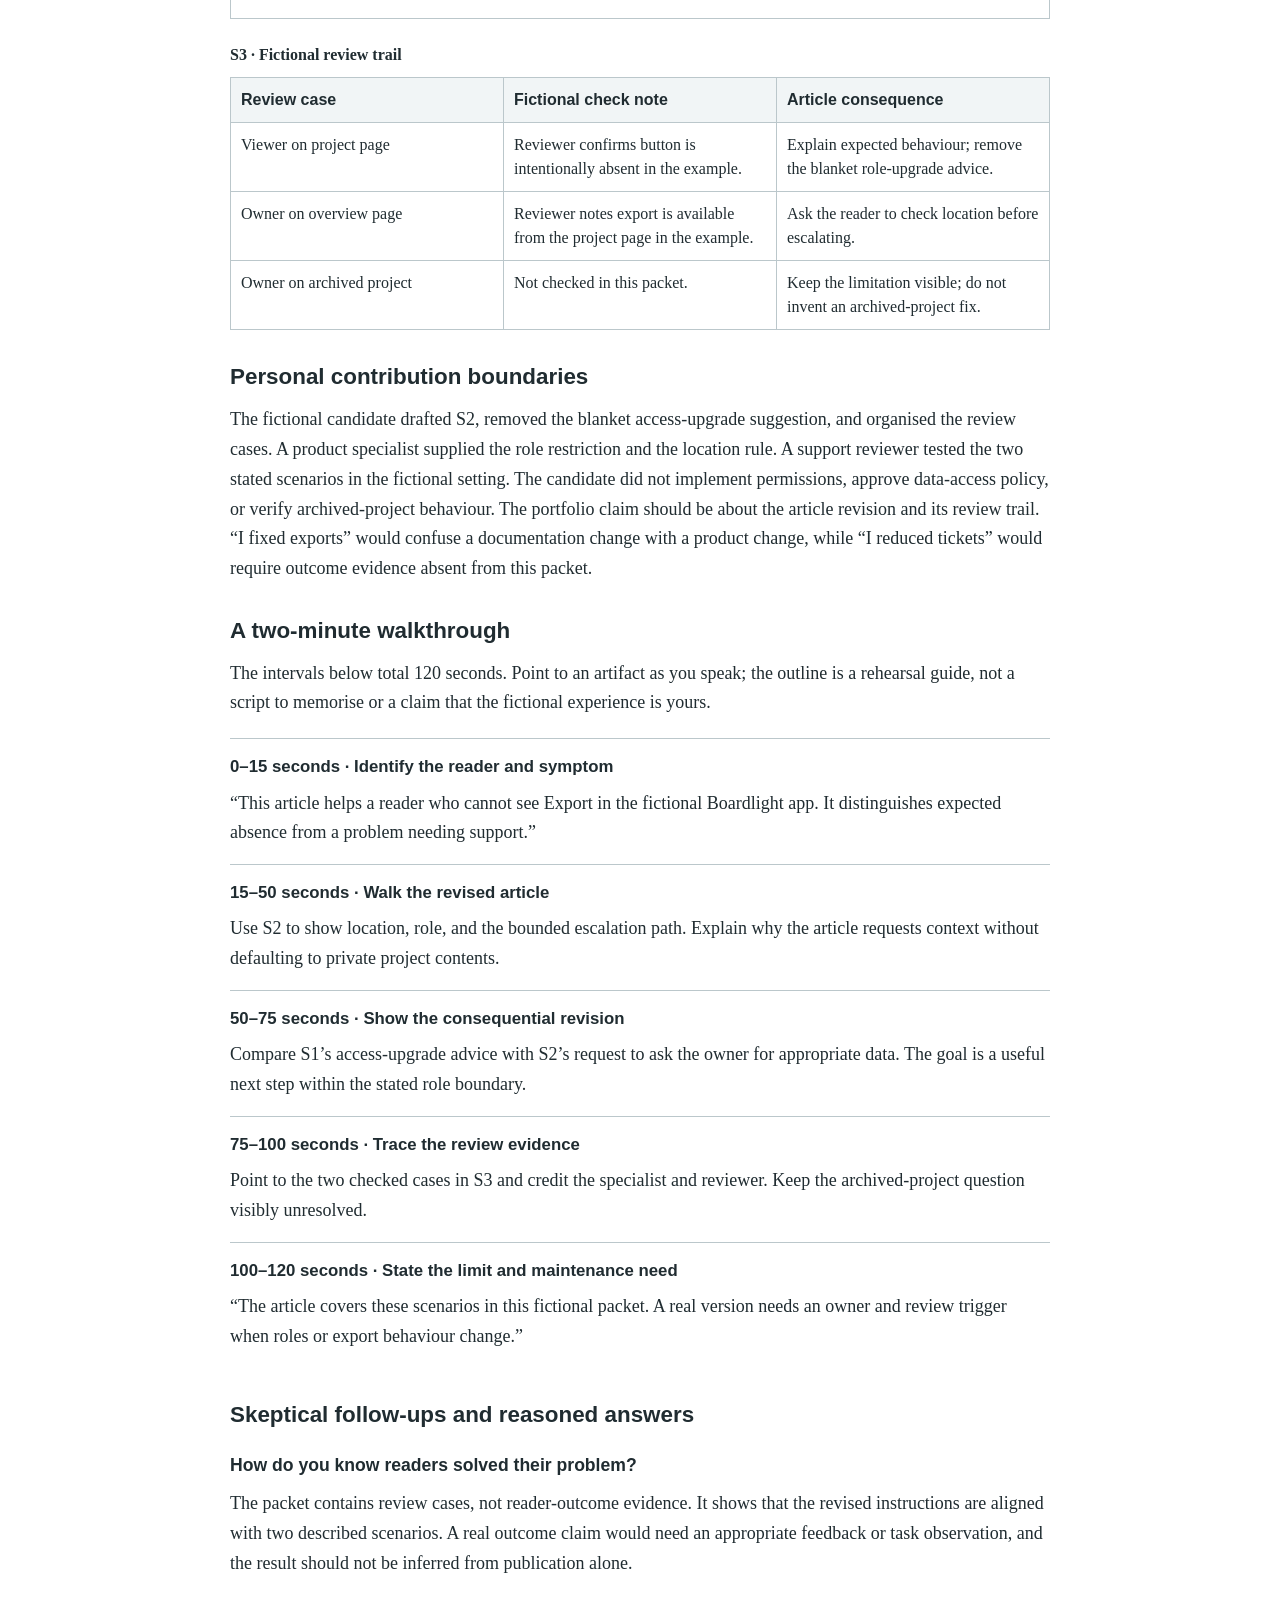
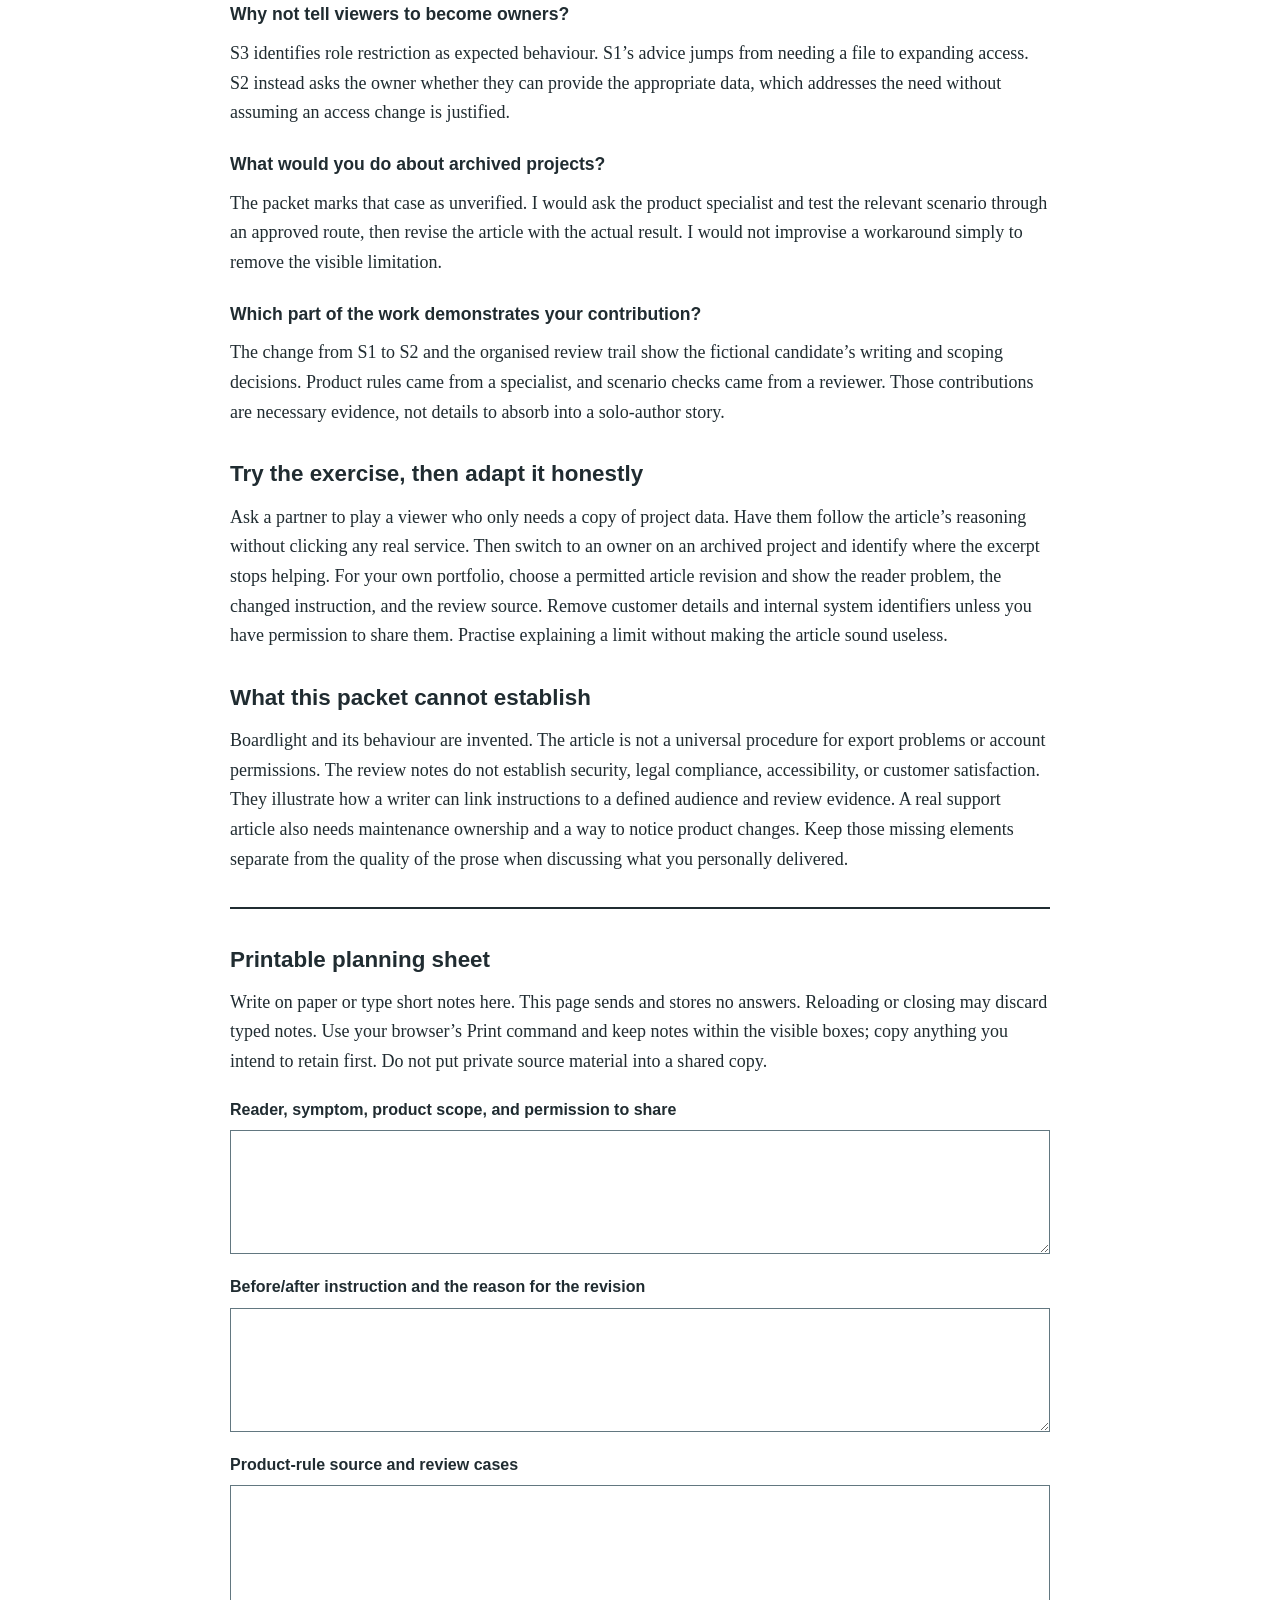
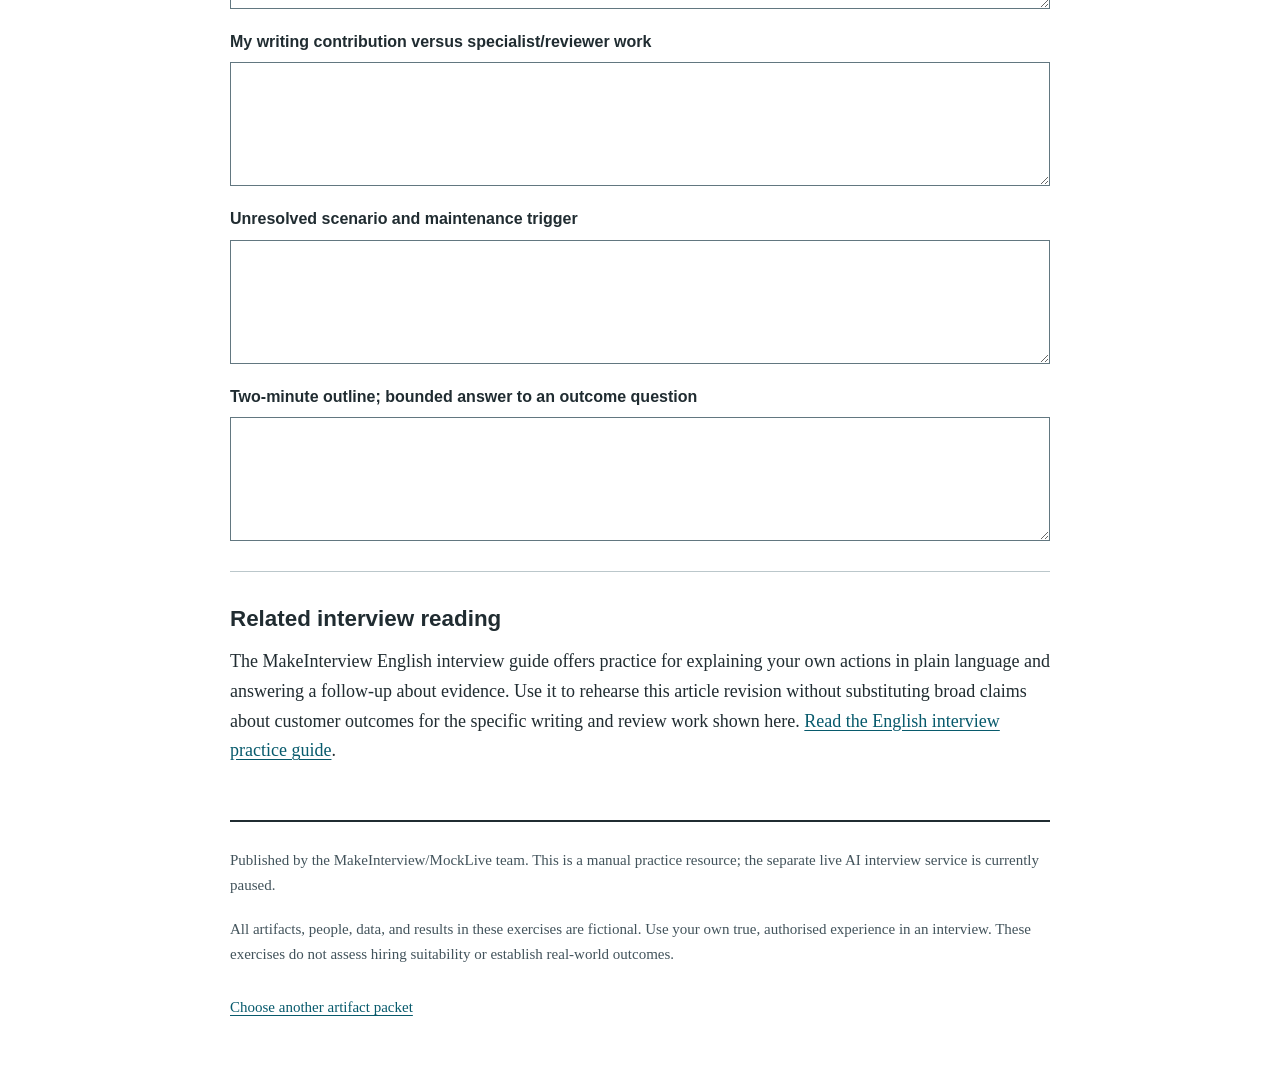
<file: support-knowledge-article.html>
<!doctype html><html lang="en"><head><meta charset="utf-8"><meta name="viewport" content="width=device-width, initial-scale=1"><title>Walk through a support article and its review trail</title><meta name="description" content="Show how an article narrows the reader’s problem, offers a safe next step, and records what was checked."><link rel="canonical" href="https://szj2ys.github.io/portfolio-evidence-walkthroughs/support-knowledge-article.html"><meta property="og:title" content="Walk through a support article and its review trail"><meta property="og:description" content="Show how an article narrows the reader’s problem, offers a safe next step, and records what was checked."><meta property="og:type" content="article"><meta property="og:url" content="https://szj2ys.github.io/portfolio-evidence-walkthroughs/support-knowledge-article.html"><link rel="stylesheet" href="style.css"></head><body><a class="skip" href="#main">Skip to content</a><header><a href="index.html">Portfolio evidence walkthroughs</a><p>Six fictional artifact packets for manual interview practice</p></header><main id="main"><p class="eyebrow">Packet 5 of 6 · Entirely fictional teaching material</p><h1>Walk through a support article and its review trail</h1><p class="lede">Show how an article narrows the reader’s problem, offers a safe next step, and records what was checked.</p><nav aria-label="Exercise sections"><a href="#packet">Inspect the artifacts</a><a href="#outline">Practise two minutes</a><a href="#sheet">Use the planning sheet</a></nav><section><h2>The walkthrough task</h2><p>A support portfolio can demonstrate more than polished writing. It can show how you defined the reader, corrected an unsafe assumption, and made an article easier to verify. This fictional packet concerns a missing export button in a made-up project-tracking application called Boardlight. The task is to walk through the article and its review notes while distinguishing content ownership from product behaviour. The example is not documentation for a real product. Do not follow its steps in another service or present its fictional verification notes as customer-support results.</p></section><section id="packet"><h2>The fictional artifact packet</h2><p>S1 is an earlier sentence that assumes every user can export. S2 is the revised article excerpt. S3 records two fictional review cases and an unresolved product question. The packet is intentionally small enough to read aloud. It contains no real support tickets, names, account data, or claimed reduction in contacts. The exercise focuses on making a useful next step explicit without asking a reader to bypass permissions or send private screenshots.</p><h3>S1 · Earlier wording</h3><blockquote><p>“Open any project and click Export. If the button is missing, ask someone to make you an owner.”</p></blockquote><h3>S2 · Revised fictional article excerpt</h3><div class="artifact"><h4>Why can’t I see Export?</h4><p><strong>Applies to:</strong> the fictional Boardlight web app, project CSV export. In this example, only project owners can export.</p><ol><li>Check that you opened the intended project, not the overview page.</li><li>Check your project role in Members. If you are a viewer, a missing Export button is expected.</li><li>If you need an export, ask the project owner whether they can provide the appropriate data. Do not request broader access only to make the button appear.</li><li>If you are already an owner on the project page and Export is still missing, contact support with the project identifier, your role, and the time observed. Do not send project contents unless a separate approved process requires them.</li></ol><p><strong>Still unclear:</strong> this excerpt does not cover archived projects; support must confirm that case before adding an instruction.</p></div><table><caption>S3 · Fictional review trail</caption><thead><tr><th scope="col">Review case</th><th scope="col">Fictional check note</th><th scope="col">Article consequence</th></tr></thead><tbody><tr><td>Viewer on project page</td><td>Reviewer confirms button is intentionally absent in the example.</td><td>Explain expected behaviour; remove the blanket role-upgrade advice.</td></tr><tr><td>Owner on overview page</td><td>Reviewer notes export is available from the project page in the example.</td><td>Ask the reader to check location before escalating.</td></tr><tr><td>Owner on archived project</td><td>Not checked in this packet.</td><td>Keep the limitation visible; do not invent an archived-project fix.</td></tr></tbody></table></section><section><h2>Personal contribution boundaries</h2><p>The fictional candidate drafted S2, removed the blanket access-upgrade suggestion, and organised the review cases. A product specialist supplied the role restriction and the location rule. A support reviewer tested the two stated scenarios in the fictional setting. The candidate did not implement permissions, approve data-access policy, or verify archived-project behaviour. The portfolio claim should be about the article revision and its review trail. “I fixed exports” would confuse a documentation change with a product change, while “I reduced tickets” would require outcome evidence absent from this packet.</p></section><section id="outline"><h2>A two-minute walkthrough</h2><p>The intervals below total 120 seconds. Point to an artifact as you speak; the outline is a rehearsal guide, not a script to memorise or a claim that the fictional experience is yours.</p><ol class="outline" data-total="120"><li data-start="0" data-end="15"><h3>0–15 seconds · Identify the reader and symptom</h3><p>“This article helps a reader who cannot see Export in the fictional Boardlight app. It distinguishes expected absence from a problem needing support.”</p></li><li data-start="15" data-end="50"><h3>15–50 seconds · Walk the revised article</h3><p>Use S2 to show location, role, and the bounded escalation path. Explain why the article requests context without defaulting to private project contents.</p></li><li data-start="50" data-end="75"><h3>50–75 seconds · Show the consequential revision</h3><p>Compare S1’s access-upgrade advice with S2’s request to ask the owner for appropriate data. The goal is a useful next step within the stated role boundary.</p></li><li data-start="75" data-end="100"><h3>75–100 seconds · Trace the review evidence</h3><p>Point to the two checked cases in S3 and credit the specialist and reviewer. Keep the archived-project question visibly unresolved.</p></li><li data-start="100" data-end="120"><h3>100–120 seconds · State the limit and maintenance need</h3><p>“The article covers these scenarios in this fictional packet. A real version needs an owner and review trigger when roles or export behaviour change.”</p></li></ol></section><section><h2>Skeptical follow-ups and reasoned answers</h2><h3>How do you know readers solved their problem?</h3><p>The packet contains review cases, not reader-outcome evidence. It shows that the revised instructions are aligned with two described scenarios. A real outcome claim would need an appropriate feedback or task observation, and the result should not be inferred from publication alone.</p><h3>Why not tell viewers to become owners?</h3><p>S3 identifies role restriction as expected behaviour. S1’s advice jumps from needing a file to expanding access. S2 instead asks the owner whether they can provide the appropriate data, which addresses the need without assuming an access change is justified.</p><h3>What would you do about archived projects?</h3><p>The packet marks that case as unverified. I would ask the product specialist and test the relevant scenario through an approved route, then revise the article with the actual result. I would not improvise a workaround simply to remove the visible limitation.</p><h3>Which part of the work demonstrates your contribution?</h3><p>The change from S1 to S2 and the organised review trail show the fictional candidate’s writing and scoping decisions. Product rules came from a specialist, and scenario checks came from a reviewer. Those contributions are necessary evidence, not details to absorb into a solo-author story.</p></section><section><h2>Try the exercise, then adapt it honestly</h2><p>Ask a partner to play a viewer who only needs a copy of project data. Have them follow the article’s reasoning without clicking any real service. Then switch to an owner on an archived project and identify where the excerpt stops helping. For your own portfolio, choose a permitted article revision and show the reader problem, the changed instruction, and the review source. Remove customer details and internal system identifiers unless you have permission to share them. Practise explaining a limit without making the article sound useless.</p></section><section><h2>What this packet cannot establish</h2><p>Boardlight and its behaviour are invented. The article is not a universal procedure for export problems or account permissions. The review notes do not establish security, legal compliance, accessibility, or customer satisfaction. They illustrate how a writer can link instructions to a defined audience and review evidence. A real support article also needs maintenance ownership and a way to notice product changes. Keep those missing elements separate from the quality of the prose when discussing what you personally delivered.</p></section><section id="sheet" class="worksheet"><h2>Printable planning sheet</h2><p>Write on paper or type short notes here. This page sends and stores no answers. Reloading or closing may discard typed notes. Use your browser’s Print command and keep notes within the visible boxes; copy anything you intend to retain first. Do not put private source material into a shared copy.</p><label for="field-1">Reader, symptom, product scope, and permission to share<textarea id="field-1" rows="4" autocomplete="off" spellcheck="true"></textarea></label><label for="field-2">Before/after instruction and the reason for the revision<textarea id="field-2" rows="4" autocomplete="off" spellcheck="true"></textarea></label><label for="field-3">Product-rule source and review cases<textarea id="field-3" rows="4" autocomplete="off" spellcheck="true"></textarea></label><label for="field-4">My writing contribution versus specialist/reviewer work<textarea id="field-4" rows="4" autocomplete="off" spellcheck="true"></textarea></label><label for="field-5">Unresolved scenario and maintenance trigger<textarea id="field-5" rows="4" autocomplete="off" spellcheck="true"></textarea></label><label for="field-6">Two-minute outline; bounded answer to an outcome question<textarea id="field-6" rows="4" autocomplete="off" spellcheck="true"></textarea></label></section><aside><h2>Related interview reading</h2><p>The MakeInterview English interview guide offers practice for explaining your own actions in plain language and answering a follow-up about evidence. Use it to rehearse this article revision without substituting broad claims about customer outcomes for the specific writing and review work shown here. <a href="https://makeinterview.com/en/blog/job-interview-in-english">Read the English interview practice guide</a>.</p></aside></main><footer><p>Published by the MakeInterview/MockLive team. This is a manual practice resource; the separate live AI interview service is currently paused.</p><p>All artifacts, people, data, and results in these exercises are fictional. Use your own true, authorised experience in an interview. These exercises do not assess hiring suitability or establish real-world outcomes.</p><a href="index.html">Choose another artifact packet</a></footer></body></html>
</file>
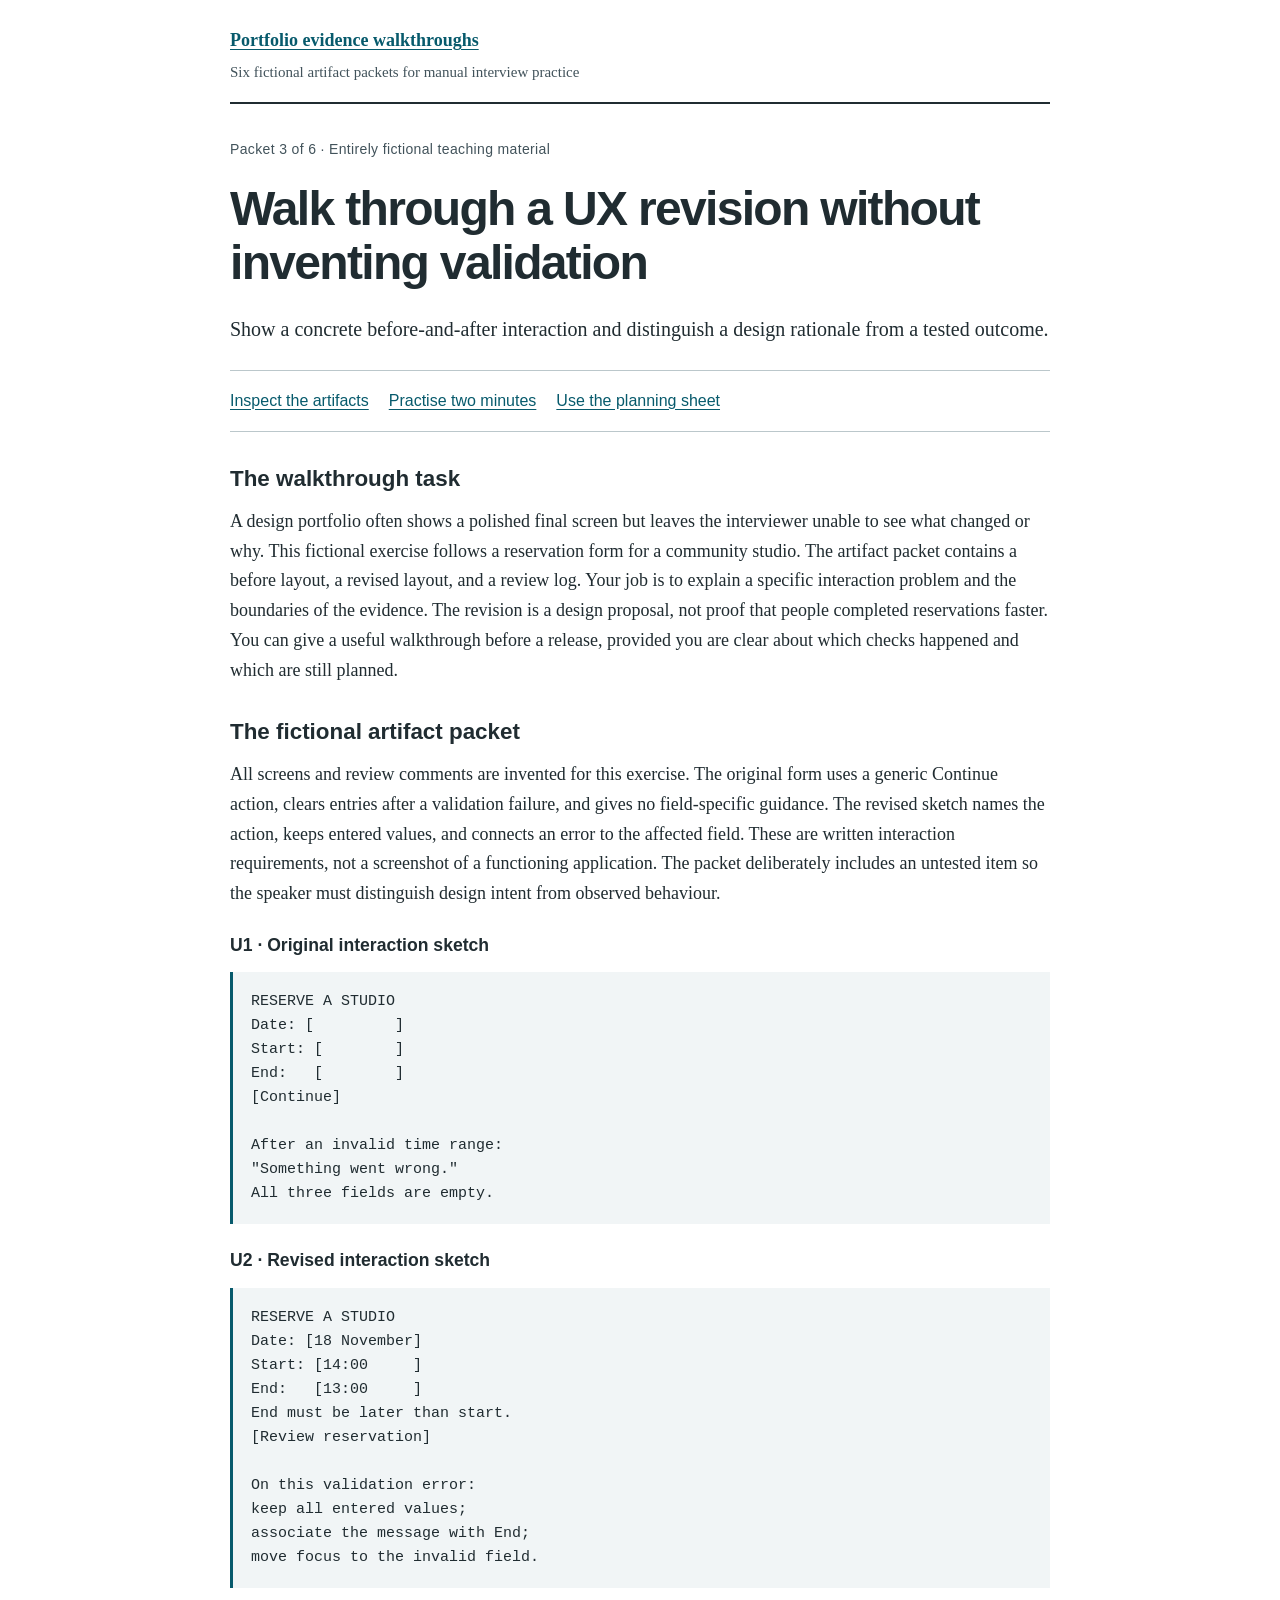
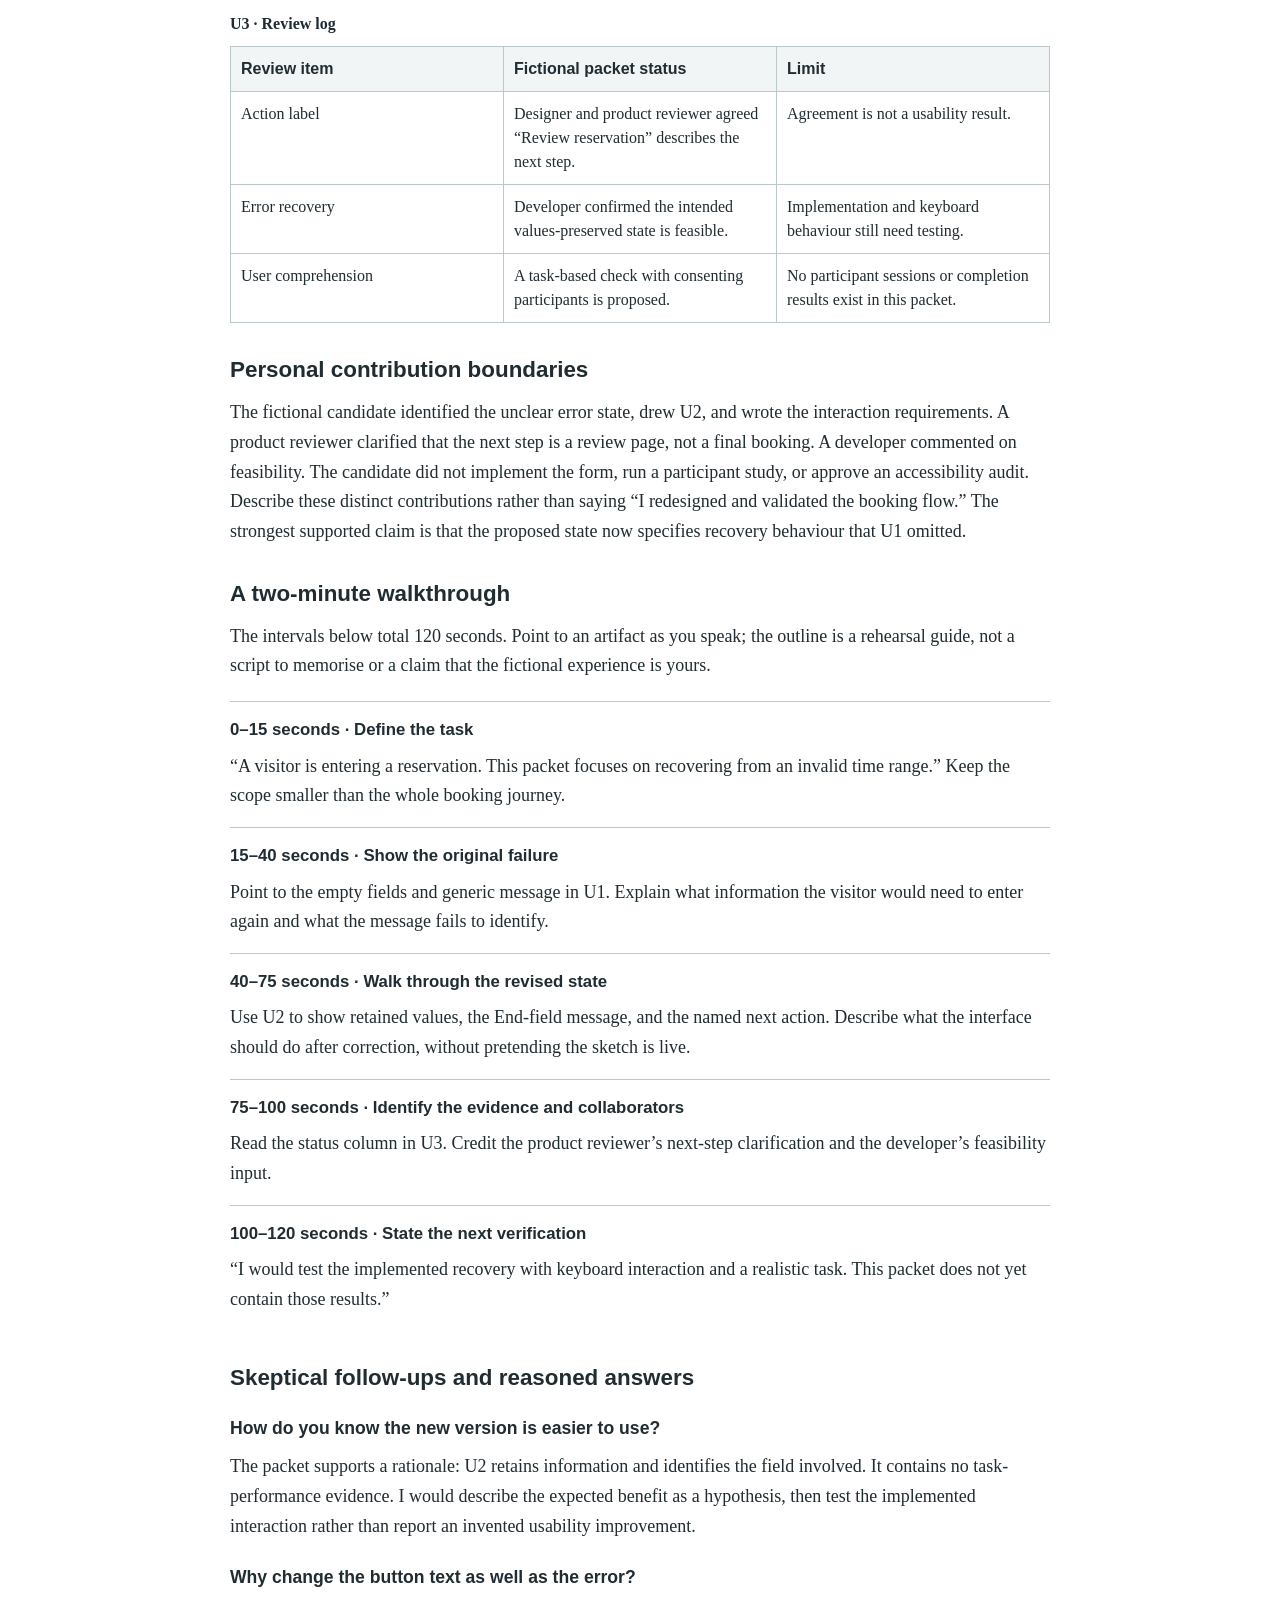
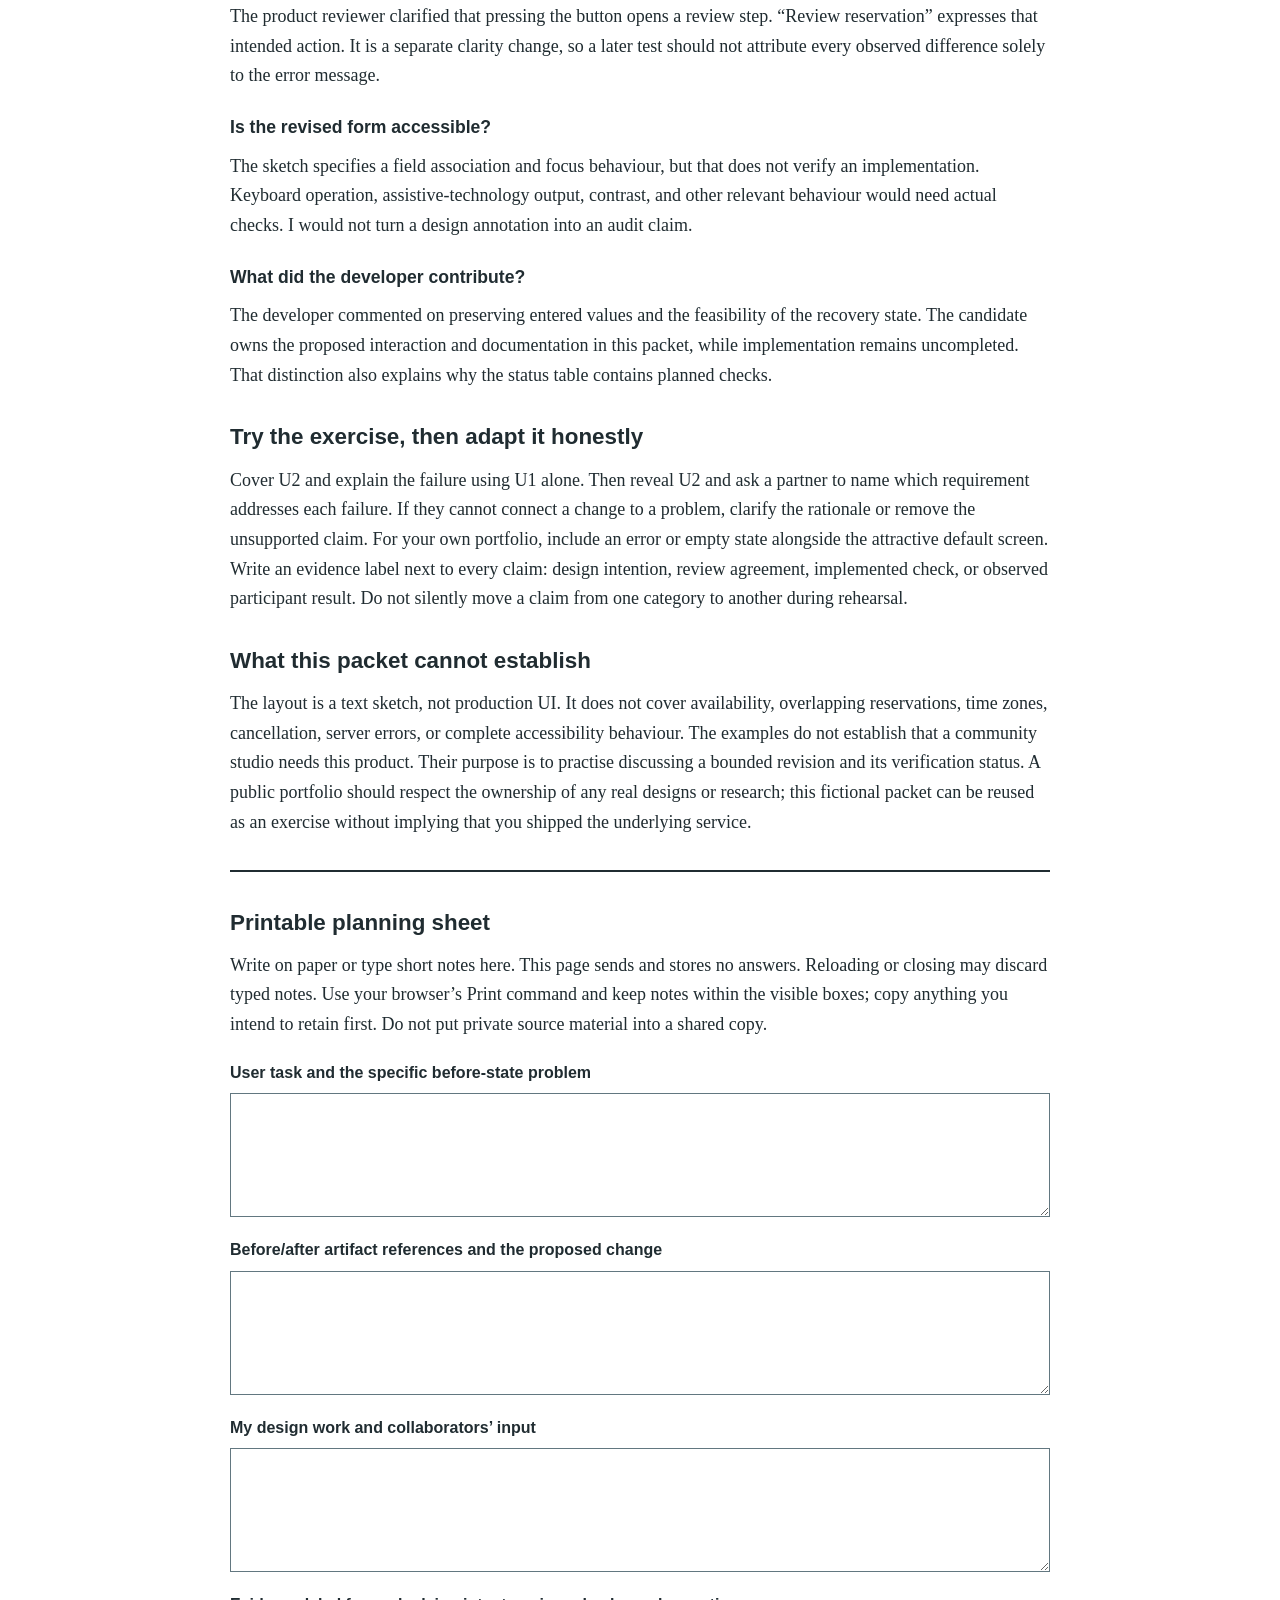
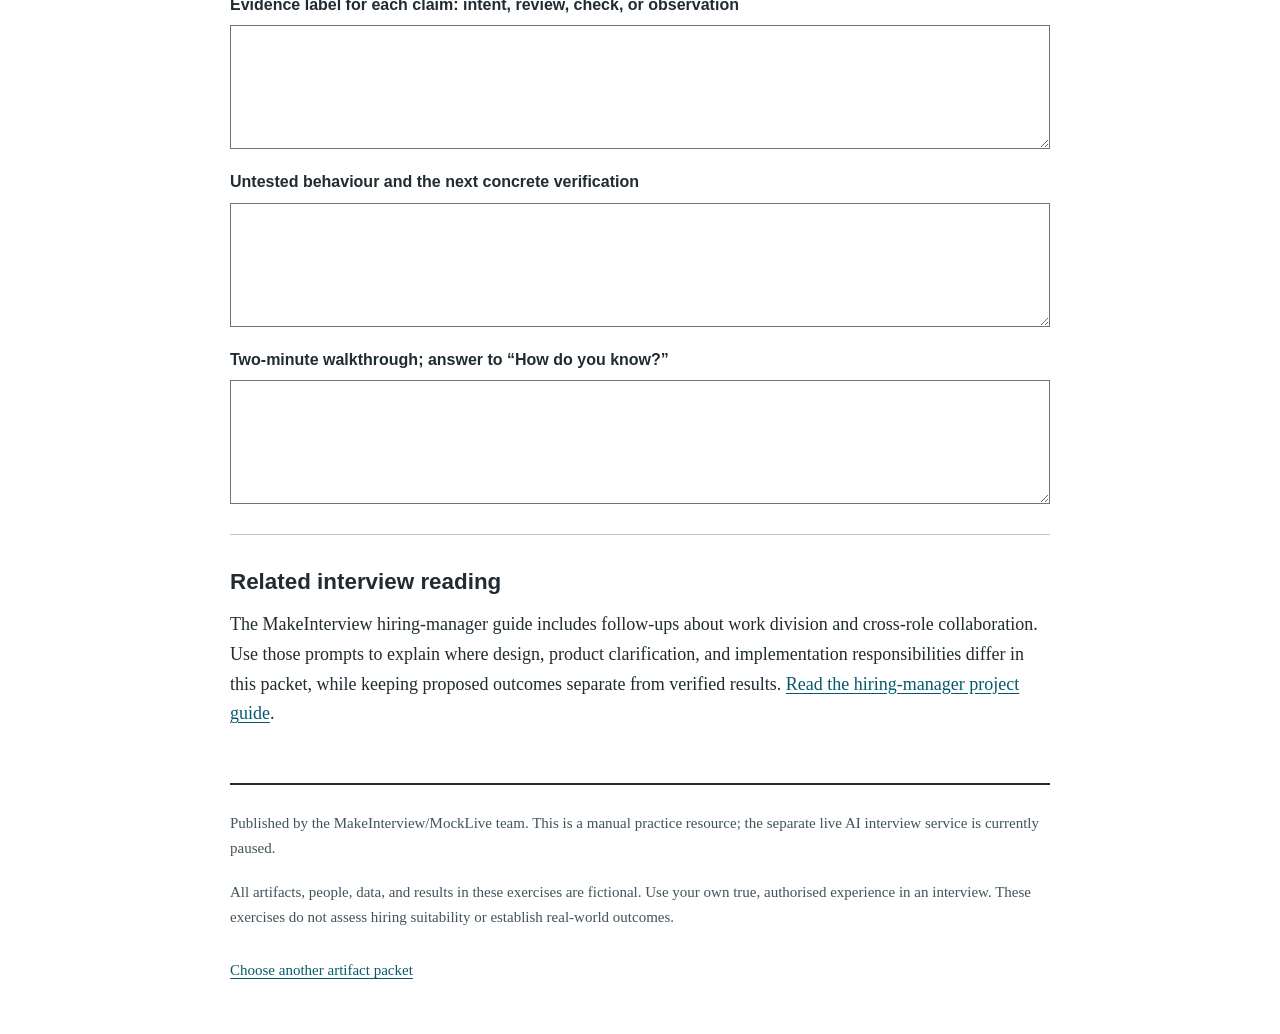
<file: ux-design-revision.html>
<!doctype html><html lang="en"><head><meta charset="utf-8"><meta name="viewport" content="width=device-width, initial-scale=1"><title>Walk through a UX revision without inventing validation</title><meta name="description" content="Show a concrete before-and-after interaction and distinguish a design rationale from a tested outcome."><link rel="canonical" href="https://szj2ys.github.io/portfolio-evidence-walkthroughs/ux-design-revision.html"><meta property="og:title" content="Walk through a UX revision without inventing validation"><meta property="og:description" content="Show a concrete before-and-after interaction and distinguish a design rationale from a tested outcome."><meta property="og:type" content="article"><meta property="og:url" content="https://szj2ys.github.io/portfolio-evidence-walkthroughs/ux-design-revision.html"><link rel="stylesheet" href="style.css"></head><body><a class="skip" href="#main">Skip to content</a><header><a href="index.html">Portfolio evidence walkthroughs</a><p>Six fictional artifact packets for manual interview practice</p></header><main id="main"><p class="eyebrow">Packet 3 of 6 · Entirely fictional teaching material</p><h1>Walk through a UX revision without inventing validation</h1><p class="lede">Show a concrete before-and-after interaction and distinguish a design rationale from a tested outcome.</p><nav aria-label="Exercise sections"><a href="#packet">Inspect the artifacts</a><a href="#outline">Practise two minutes</a><a href="#sheet">Use the planning sheet</a></nav><section><h2>The walkthrough task</h2><p>A design portfolio often shows a polished final screen but leaves the interviewer unable to see what changed or why. This fictional exercise follows a reservation form for a community studio. The artifact packet contains a before layout, a revised layout, and a review log. Your job is to explain a specific interaction problem and the boundaries of the evidence. The revision is a design proposal, not proof that people completed reservations faster. You can give a useful walkthrough before a release, provided you are clear about which checks happened and which are still planned.</p></section><section id="packet"><h2>The fictional artifact packet</h2><p>All screens and review comments are invented for this exercise. The original form uses a generic Continue action, clears entries after a validation failure, and gives no field-specific guidance. The revised sketch names the action, keeps entered values, and connects an error to the affected field. These are written interaction requirements, not a screenshot of a functioning application. The packet deliberately includes an untested item so the speaker must distinguish design intent from observed behaviour.</p><h3>U1 · Original interaction sketch</h3><pre><code>RESERVE A STUDIO
Date: [         ]
Start: [        ]
End:   [        ]
[Continue]

After an invalid time range:
"Something went wrong."
All three fields are empty.</code></pre><h3>U2 · Revised interaction sketch</h3><pre><code>RESERVE A STUDIO
Date: [18 November]
Start: [14:00     ]
End:   [13:00     ]
End must be later than start.
[Review reservation]

On this validation error:
keep all entered values;
associate the message with End;
move focus to the invalid field.</code></pre><table><caption>U3 · Review log</caption><thead><tr><th scope="col">Review item</th><th scope="col">Fictional packet status</th><th scope="col">Limit</th></tr></thead><tbody><tr><td>Action label</td><td>Designer and product reviewer agreed “Review reservation” describes the next step.</td><td>Agreement is not a usability result.</td></tr><tr><td>Error recovery</td><td>Developer confirmed the intended values-preserved state is feasible.</td><td>Implementation and keyboard behaviour still need testing.</td></tr><tr><td>User comprehension</td><td>A task-based check with consenting participants is proposed.</td><td>No participant sessions or completion results exist in this packet.</td></tr></tbody></table></section><section><h2>Personal contribution boundaries</h2><p>The fictional candidate identified the unclear error state, drew U2, and wrote the interaction requirements. A product reviewer clarified that the next step is a review page, not a final booking. A developer commented on feasibility. The candidate did not implement the form, run a participant study, or approve an accessibility audit. Describe these distinct contributions rather than saying “I redesigned and validated the booking flow.” The strongest supported claim is that the proposed state now specifies recovery behaviour that U1 omitted.</p></section><section id="outline"><h2>A two-minute walkthrough</h2><p>The intervals below total 120 seconds. Point to an artifact as you speak; the outline is a rehearsal guide, not a script to memorise or a claim that the fictional experience is yours.</p><ol class="outline" data-total="120"><li data-start="0" data-end="15"><h3>0–15 seconds · Define the task</h3><p>“A visitor is entering a reservation. This packet focuses on recovering from an invalid time range.” Keep the scope smaller than the whole booking journey.</p></li><li data-start="15" data-end="40"><h3>15–40 seconds · Show the original failure</h3><p>Point to the empty fields and generic message in U1. Explain what information the visitor would need to enter again and what the message fails to identify.</p></li><li data-start="40" data-end="75"><h3>40–75 seconds · Walk through the revised state</h3><p>Use U2 to show retained values, the End-field message, and the named next action. Describe what the interface should do after correction, without pretending the sketch is live.</p></li><li data-start="75" data-end="100"><h3>75–100 seconds · Identify the evidence and collaborators</h3><p>Read the status column in U3. Credit the product reviewer’s next-step clarification and the developer’s feasibility input.</p></li><li data-start="100" data-end="120"><h3>100–120 seconds · State the next verification</h3><p>“I would test the implemented recovery with keyboard interaction and a realistic task. This packet does not yet contain those results.”</p></li></ol></section><section><h2>Skeptical follow-ups and reasoned answers</h2><h3>How do you know the new version is easier to use?</h3><p>The packet supports a rationale: U2 retains information and identifies the field involved. It contains no task-performance evidence. I would describe the expected benefit as a hypothesis, then test the implemented interaction rather than report an invented usability improvement.</p><h3>Why change the button text as well as the error?</h3><p>The product reviewer clarified that pressing the button opens a review step. “Review reservation” expresses that intended action. It is a separate clarity change, so a later test should not attribute every observed difference solely to the error message.</p><h3>Is the revised form accessible?</h3><p>The sketch specifies a field association and focus behaviour, but that does not verify an implementation. Keyboard operation, assistive-technology output, contrast, and other relevant behaviour would need actual checks. I would not turn a design annotation into an audit claim.</p><h3>What did the developer contribute?</h3><p>The developer commented on preserving entered values and the feasibility of the recovery state. The candidate owns the proposed interaction and documentation in this packet, while implementation remains uncompleted. That distinction also explains why the status table contains planned checks.</p></section><section><h2>Try the exercise, then adapt it honestly</h2><p>Cover U2 and explain the failure using U1 alone. Then reveal U2 and ask a partner to name which requirement addresses each failure. If they cannot connect a change to a problem, clarify the rationale or remove the unsupported claim. For your own portfolio, include an error or empty state alongside the attractive default screen. Write an evidence label next to every claim: design intention, review agreement, implemented check, or observed participant result. Do not silently move a claim from one category to another during rehearsal.</p></section><section><h2>What this packet cannot establish</h2><p>The layout is a text sketch, not production UI. It does not cover availability, overlapping reservations, time zones, cancellation, server errors, or complete accessibility behaviour. The examples do not establish that a community studio needs this product. Their purpose is to practise discussing a bounded revision and its verification status. A public portfolio should respect the ownership of any real designs or research; this fictional packet can be reused as an exercise without implying that you shipped the underlying service.</p></section><section id="sheet" class="worksheet"><h2>Printable planning sheet</h2><p>Write on paper or type short notes here. This page sends and stores no answers. Reloading or closing may discard typed notes. Use your browser’s Print command and keep notes within the visible boxes; copy anything you intend to retain first. Do not put private source material into a shared copy.</p><label for="field-1">User task and the specific before-state problem<textarea id="field-1" rows="4" autocomplete="off" spellcheck="true"></textarea></label><label for="field-2">Before/after artifact references and the proposed change<textarea id="field-2" rows="4" autocomplete="off" spellcheck="true"></textarea></label><label for="field-3">My design work and collaborators’ input<textarea id="field-3" rows="4" autocomplete="off" spellcheck="true"></textarea></label><label for="field-4">Evidence label for each claim: intent, review, check, or observation<textarea id="field-4" rows="4" autocomplete="off" spellcheck="true"></textarea></label><label for="field-5">Untested behaviour and the next concrete verification<textarea id="field-5" rows="4" autocomplete="off" spellcheck="true"></textarea></label><label for="field-6">Two-minute walkthrough; answer to “How do you know?”<textarea id="field-6" rows="4" autocomplete="off" spellcheck="true"></textarea></label></section><aside><h2>Related interview reading</h2><p>The MakeInterview hiring-manager guide includes follow-ups about work division and cross-role collaboration. Use those prompts to explain where design, product clarification, and implementation responsibilities differ in this packet, while keeping proposed outcomes separate from verified results. <a href="https://makeinterview.com/en/mock-interview/hiring-manager">Read the hiring-manager project guide</a>.</p></aside></main><footer><p>Published by the MakeInterview/MockLive team. This is a manual practice resource; the separate live AI interview service is currently paused.</p><p>All artifacts, people, data, and results in these exercises are fictional. Use your own true, authorised experience in an interview. These exercises do not assess hiring suitability or establish real-world outcomes.</p><a href="index.html">Choose another artifact packet</a></footer></body></html>
</file>
<file: style.css>
:root{color-scheme:light;--ink:#202c31;--paper:#fff;--muted:#42535b;--link:#075a6c;--rule:#bbc7cb;--wash:#f1f5f6}*{box-sizing:border-box}html{scroll-behavior:auto}body{margin:0;background:var(--paper);color:var(--ink);font:18px/1.65 Georgia,'Times New Roman',serif}header,main,footer{width:min(100% - 40px,820px);margin:auto}header{border-bottom:2px solid var(--ink);padding:26px 0 18px}header a{font-size:18px;font-weight:bold}header p{margin:4px 0 0;font-size:15px;color:var(--muted)}main{padding:34px 0}h1,h2,h3,nav,label,.eyebrow{font-family:Arial,Helvetica,sans-serif}h1{font-size:clamp(2rem,5vw,3rem);line-height:1.14;letter-spacing:-.035em;margin:12px 0 22px}h2{font-size:1.4rem;line-height:1.3;margin:32px 0 14px}p{margin:0 0 20px}a{color:var(--link);text-underline-offset:3px}a:hover{color:#003848}a:focus-visible,textarea:focus-visible{outline:3px solid #b34600;outline-offset:3px}.lede{font-size:1.25rem}.eyebrow{font-size:14px;letter-spacing:.025em;color:var(--muted)}nav{display:flex;flex-wrap:wrap;gap:6px 20px;border-block:1px solid var(--rule);padding:8px 0;margin:24px 0}nav a{display:inline-flex;align-items:center;min-height:44px;font-size:16px}section,aside{scroll-margin-top:20px}blockquote{margin:0 0 26px;padding:20px 24px;background:var(--wash);border-left:4px solid var(--link)}blockquote p{margin:0}.steps{padding-left:26px}.steps li{padding-left:8px;margin-bottom:18px}.worksheet{border-top:2px solid var(--ink);margin-top:32px;padding-top:4px}label{display:block;font-size:16px;font-weight:700;margin:20px 0}textarea{display:block;width:100%;min-height:116px;margin-top:7px;padding:10px;border:1px solid #627780;border-radius:0;background:#fff;color:var(--ink);font:17px/1.5 Arial,Helvetica,sans-serif;resize:vertical}.modules{list-style:none;padding:0;counter-reset:modules}.modules li{border-top:1px solid var(--rule);padding:0 0 14px}.modules h2{margin-top:22px}.modules p{margin-bottom:10px}aside{border-top:1px solid var(--rule);margin-top:30px}footer{border-top:2px solid var(--ink);padding:26px 0 40px;color:var(--muted);font-size:15px}footer a{display:inline-block;min-height:44px;padding-top:8px}.skip{position:absolute;top:0;left:20px;background:#fff;padding:10px;transform:translateY(-150%)}.skip:focus{transform:none}code{font-size:.9em;overflow-wrap:anywhere}@media(max-width:480px){body{font-size:17px}header,main,footer{width:calc(100% - 32px)}main{padding-top:24px}blockquote{padding:16px}nav{display:block}nav a{display:flex}h2{font-size:1.3rem}}@media print{@page{size:A4;margin:16mm}body{font-size:11pt;line-height:1.45;color:#000}header,main,footer{width:100%;padding:0}header{margin-bottom:10mm}header p{font-size:10pt}main{padding:0}h1{font-size:25pt}h2{font-size:15pt;break-after:avoid}nav,.skip{display:none}blockquote{background:none;padding:3mm 5mm;border-left:1mm solid #333}p,li{orphans:3;widows:3}label{break-inside:avoid;font-size:11pt;margin:6mm 0}textarea{height:30mm;min-height:30mm;font-size:11pt;resize:none;overflow:visible;border:1px solid #777}a{color:#000;text-decoration:underline}.worksheet{break-before:page}footer{margin-top:8mm;font-size:9pt}.modules li{break-inside:avoid}}
pre{padding:18px;background:var(--wash);border-left:3px solid var(--link);white-space:pre-wrap;overflow-wrap:anywhere;font:15px/1.6 Consolas,monospace;max-width:100%}pre code{font:inherit}table{width:100%;border-collapse:collapse;table-layout:fixed;margin:24px 0;font-size:16px;line-height:1.5;overflow-wrap:anywhere}caption{text-align:left;font-weight:bold;padding-bottom:10px}th,td{border:1px solid var(--rule);padding:10px;text-align:left;vertical-align:top}th{background:var(--wash);font-family:Arial,Helvetica,sans-serif}.artifact{border:1px solid var(--rule);padding:18px;margin:24px 0}.artifact h3:first-child,.artifact h4:first-child{margin-top:0}.outline{list-style:none;padding:0}.outline li{border-top:1px solid var(--rule);padding:16px 0 4px}.outline h3{font-size:1.05rem;line-height:1.4;margin:0 0 10px}.outline p{margin-bottom:12px}h3{font-size:1.1rem;line-height:1.4;margin:24px 0 12px}h4{font-family:Arial,Helvetica,sans-serif;font-size:1.05rem}@media(max-width:480px){th,td{padding:7px}table{font-size:15px}}@media print{pre{font-size:9pt;background:none;break-inside:avoid}table{font-size:9pt}tr,.outline li{break-inside:avoid}.artifact{padding:3mm}.outline li{padding:3mm 0}.outline h3{font-size:11pt}}
</file>
